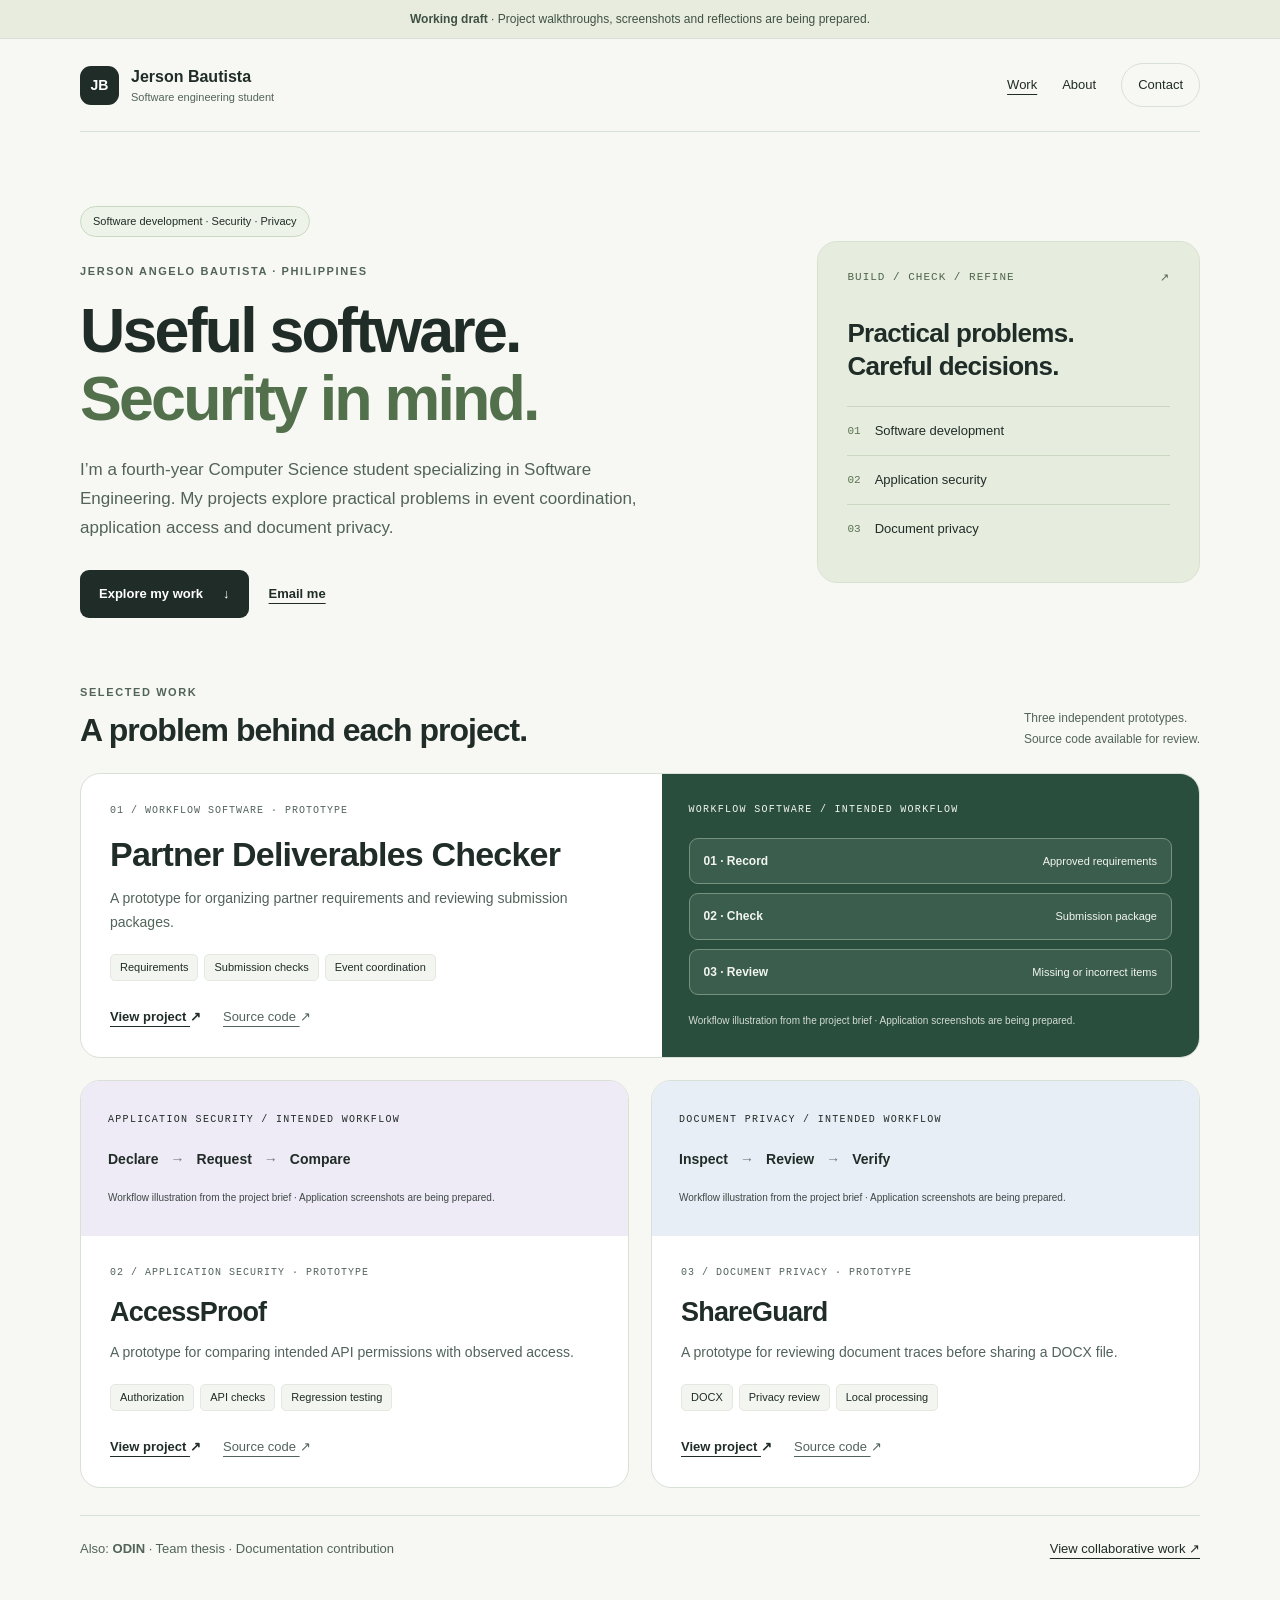
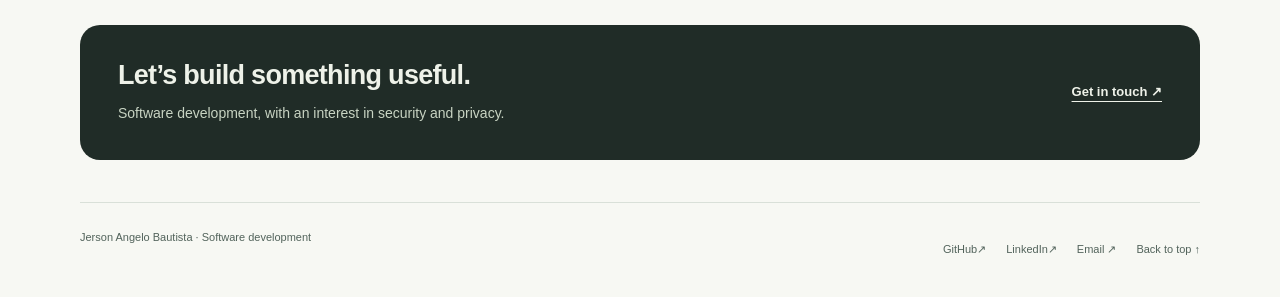
<file: index.html>
<!doctype html>
<html lang="en">
  <head>
    <meta charset="utf-8">
    <meta name="viewport" content="width=device-width,initial-scale=1">
    <meta
      name="description"
      content="Jerson Angelo Bautista is a Computer Science student exploring practical software, application security and document privacy. View projects, source code and contact details."
    >
    <meta name="robots" content="noindex,nofollow">
    <meta name="theme-color" content="#294e3d">
    <title>Jerson Bautista — Software Development Portfolio</title>
    <link rel="stylesheet" href="assets/styles.css?v=20261030-contact3">
  </head>
  <body>
    <a class="skip" href="#main">Skip to content</a>
    <div class="draft">
      <strong>Working draft</strong> · Project walkthroughs, screenshots and reflections are being prepared.
    </div>
    <div class="wrap">
      <header class="header">
        <a class="brand" href="index.html">
          <span class="monogram" aria-hidden="true">JB</span>
          <span>Jerson Bautista<small>Software engineering student</small></span>
        </a>
        <button
          class="menu-toggle"
          data-menu-toggle
          type="button"
          aria-controls="primary-nav"
          aria-expanded="false"
          aria-label="Open navigation menu"
        >
          Menu
        </button>
        <nav id="primary-nav" class="nav" aria-label="Main navigation">
          <a href="index.html" data-nav="home" aria-current="page">Work</a>
          <a href="about.html" data-nav="about">About</a>
          <a href="contact.html" data-nav="contact" class="nav-cta">Contact</a>
        </nav>
      </header>
      <main id="main" tabindex="-1" class="main-focus">
        <section class="hero" aria-labelledby="hero-title">
          <div>
            <div class="focus-badge">Software development · Security · Privacy</div>
            <p class="eyebrow">Jerson Angelo Bautista · Philippines</p>
            <h1 id="hero-title">Useful software.<br><em>Security in mind.</em></h1>
            <p class="intro">
              I’m a fourth-year Computer Science student specializing in Software Engineering. My
              projects explore practical problems in event coordination, application access and
              document privacy.
            </p>
            <div class="actions">
              <a class="button" href="index.html#work">Explore my work <span aria-hidden="true">↓</span></a>
              <a class="text-link" href="contact.html#email-options">Email me</a>
            </div>
          </div>
          <aside class="hero-aside" aria-label="Areas of interest">
            <div class="aside-label">
              <span>BUILD / CHECK / REFINE</span>
              <span aria-hidden="true">↗</span>
            </div>
            <h2>Practical problems.<br>Careful decisions.</h2>
            <div class="focus-row">
              <span>01</span>
              <span>Software development</span>
            </div>
            <div class="focus-row">
              <span>02</span>
              <span>Application security</span>
            </div>
            <div class="focus-row">
              <span>03</span>
              <span>Document privacy</span>
            </div>
          </aside>
        </section>
        <section class="section" id="work" aria-labelledby="work-title">
          <div class="section-top">
            <div>
              <p class="eyebrow">Selected work</p>
              <h2 id="work-title">A problem behind each project.</h2>
            </div>
            <p class="small">Three independent prototypes.<br>Source code available for review.</p>
          </div>
          <div class="project-grid">
            <article class="project featured">
              <div class="project-body">
                <span class="project-meta">01 / Workflow software · Prototype</span>
                <h3>Partner Deliverables Checker</h3>
                <p>
                  A prototype for organizing partner requirements and reviewing submission packages.
                </p>
                <div class="tags">
                  <span>Requirements</span>
                  <span>Submission checks</span>
                  <span>Event coordination</span>
                </div>
                <div class="card-actions">
                  <a
                    href="projects/partner-deliverables-checker.html"
                    aria-label="View Partner Deliverables Checker project"
                  >
                    View project <span aria-hidden="true">↗</span>
                  </a>
                  <a
                    href="https://github.com/jersonbautistadev/partner-deliverables-checker"
                    target="_blank"
                    rel="noopener noreferrer"
                    class=""
                  >
                    Source code <span aria-hidden="true">↗</span>
                  </a>
                </div>
              </div>
              <figure class="visual green">
                <div class="art-title">Workflow software / Intended workflow</div>
                <div class="workflow">
                  <div class="step">
                    <b>01 · Record</b>
                    <span>Approved requirements</span>
                  </div>
                  <div class="step">
                    <b>02 · Check</b>
                    <span>Submission package</span>
                  </div>
                  <div class="step">
                    <b>03 · Review</b>
                    <span>Missing or incorrect items</span>
                  </div>
                </div>
                <figcaption>
                  Workflow illustration from the project brief · Application screenshots are being prepared.
                </figcaption>
              </figure>
            </article>
            <article class="project ">
              <figure class="visual violet">
                <div class="art-title">Application security / Intended workflow</div>
                <div class="compact-flow">
                  <span>Declare</span>
                  <i aria-hidden="true">→</i>
                  <span>Request</span>
                  <i aria-hidden="true">→</i>
                  <span>Compare</span>
                </div>
                <figcaption>
                  Workflow illustration from the project brief · Application screenshots are being prepared.
                </figcaption>
              </figure>
              <div class="project-body">
                <span class="project-meta">02 / Application security · Prototype</span>
                <h3>AccessProof</h3>
                <p>A prototype for comparing intended API permissions with observed access.</p>
                <div class="tags">
                  <span>Authorization</span>
                  <span>API checks</span>
                  <span>Regression testing</span>
                </div>
                <div class="card-actions">
                  <a href="projects/accessproof.html" aria-label="View AccessProof project">View project <span aria-hidden="true">↗</span></a>
                  <a
                    href="https://github.com/jersonbautistadev/AccessProof"
                    target="_blank"
                    rel="noopener noreferrer"
                    class=""
                  >
                    Source code <span aria-hidden="true">↗</span>
                  </a>
                </div>
              </div>
            </article>
            <article class="project ">
              <figure class="visual blue">
                <div class="art-title">Document privacy / Intended workflow</div>
                <div class="compact-flow">
                  <span>Inspect</span>
                  <i aria-hidden="true">→</i>
                  <span>Review</span>
                  <i aria-hidden="true">→</i>
                  <span>Verify</span>
                </div>
                <figcaption>
                  Workflow illustration from the project brief · Application screenshots are being prepared.
                </figcaption>
              </figure>
              <div class="project-body">
                <span class="project-meta">03 / Document privacy · Prototype</span>
                <h3>ShareGuard</h3>
                <p>A prototype for reviewing document traces before sharing a DOCX file.</p>
                <div class="tags">
                  <span>DOCX</span>
                  <span>Privacy review</span>
                  <span>Local processing</span>
                </div>
                <div class="card-actions">
                  <a href="projects/shareguard.html" aria-label="View ShareGuard project">View project <span aria-hidden="true">↗</span></a>
                  <a
                    href="https://github.com/jersonbautistadev/ShareGuard"
                    target="_blank"
                    rel="noopener noreferrer"
                    class=""
                  >
                    Source code <span aria-hidden="true">↗</span>
                  </a>
                </div>
              </div>
            </article>
          </div>
          <div class="thesis-link">
            <p>Also: <strong>ODIN</strong> · Team thesis · Documentation contribution</p>
            <a href="projects/odin.html">View collaborative work <span aria-hidden="true">↗</span></a>
          </div>
        </section>
        <section class="contact-strip" aria-label="Get in touch">
          <div>
            <h2>Let’s build something useful.</h2>
            <p>Software development, with an interest in security and privacy.</p>
          </div>
          <a href="contact.html">Get in touch <span aria-hidden="true">↗</span></a>
        </section>
      </main>
      <footer class="footer">
        <span>Jerson Angelo Bautista · Software development</span>
        <div class="footer-links">
          <a
            href="https://github.com/jersonbautistadev"
            target="_blank"
            rel="noopener noreferrer"
            class=""
          >
            GitHub <span aria-hidden="true">↗</span>
          </a>
          <a
            href="https://www.linkedin.com/in/jerson-bautista-239992368/"
            target="_blank"
            rel="noopener noreferrer"
            class=""
          >
            LinkedIn <span aria-hidden="true">↗</span>
          </a>
          <a href="contact.html#email-options">Email ↗</a>
          <a href="#main">Back to top ↑</a>
        </div>
      </footer>
    </div>
    <script src="assets/site.js?v=20261030-contact3" defer></script>
  </body>
</html>
</file>
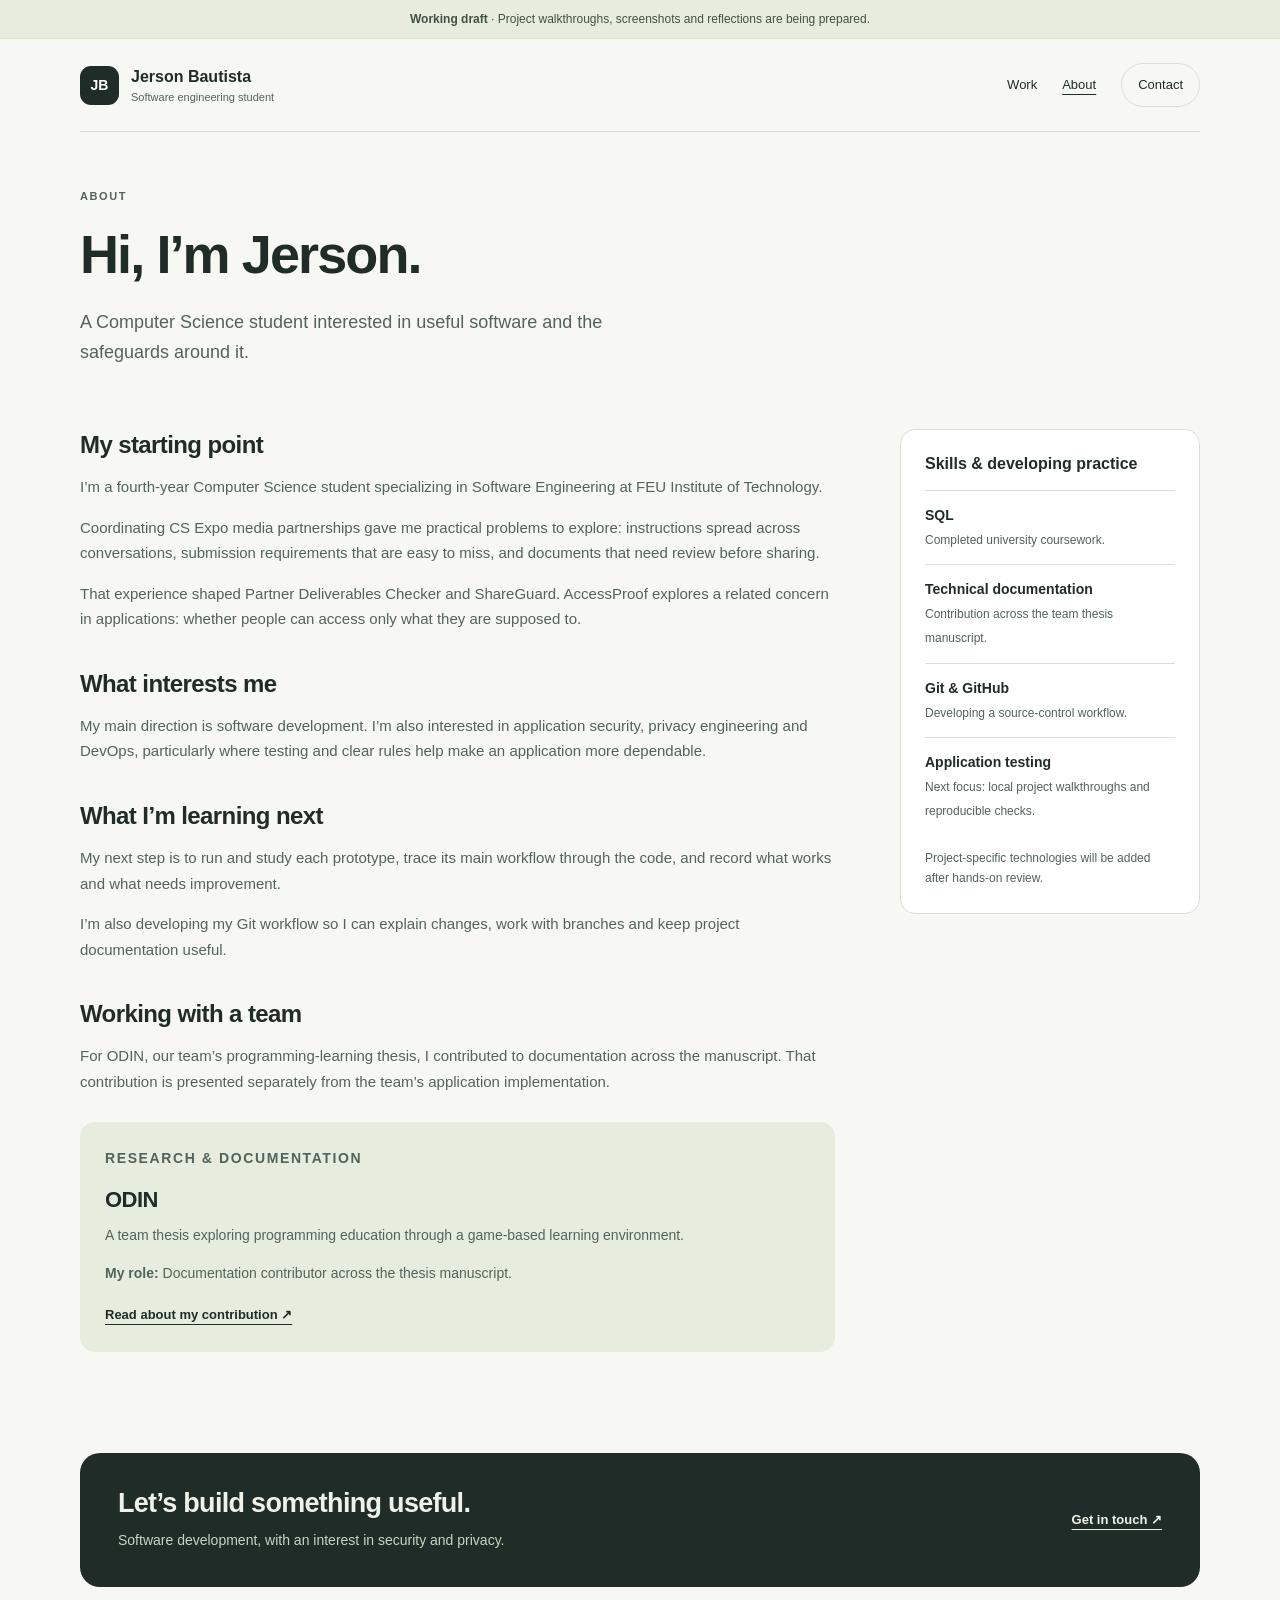
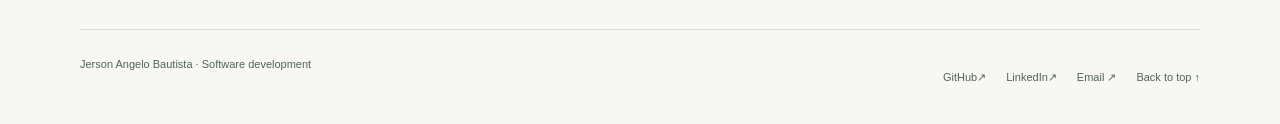
<file: about.html>
<!doctype html>
<html lang="en">
  <head>
    <meta charset="utf-8">
    <meta name="viewport" content="width=device-width,initial-scale=1">
    <meta
      name="description"
      content="Meet Jerson Bautista: Software Engineering student, project interests, current learning and technical documentation work."
    >
    <meta name="robots" content="noindex,nofollow">
    <meta name="theme-color" content="#294e3d">
    <title>About — Jerson Bautista</title>
    <link rel="stylesheet" href="assets/styles.css?v=20261030-contact3">
  </head>
  <body>
    <a class="skip" href="#main">Skip to content</a>
    <div class="draft">
      <strong>Working draft</strong> · Project walkthroughs, screenshots and reflections are being prepared.
    </div>
    <div class="wrap">
      <header class="header">
        <a class="brand" href="index.html">
          <span class="monogram" aria-hidden="true">JB</span>
          <span>Jerson Bautista<small>Software engineering student</small></span>
        </a>
        <button
          class="menu-toggle"
          data-menu-toggle
          type="button"
          aria-controls="primary-nav"
          aria-expanded="false"
          aria-label="Open navigation menu"
        >
          Menu
        </button>
        <nav id="primary-nav" class="nav" aria-label="Main navigation">
          <a href="index.html" data-nav="home">Work</a>
          <a href="about.html" data-nav="about" aria-current="page">About</a>
          <a href="contact.html" data-nav="contact" class="nav-cta">Contact</a>
        </nav>
      </header>
      <main id="main" tabindex="-1" class="main-focus">
        <header class="page-heading">
          <p class="eyebrow">About</p>
          <h1>Hi, I’m Jerson.</h1>
          <p class="intro">
            A Computer Science student interested in useful software and the safeguards around it.
          </p>
        </header>
        <div class="about-grid section">
          <div>
            <section class="prose-section">
              <h2>My starting point</h2>
              <p>
                I’m a fourth-year Computer Science student specializing in Software Engineering at FEU
                Institute of Technology.
              </p>
              <p>
                Coordinating CS Expo media partnerships gave me practical problems to explore:
                instructions spread across conversations, submission requirements that are easy to
                miss, and documents that need review before sharing.
              </p>
              <p>
                That experience shaped Partner Deliverables Checker and ShareGuard. AccessProof
                explores a related concern in applications: whether people can access only what they
                are supposed to.
              </p>
            </section>
            <section class="prose-section">
              <h2>What interests me</h2>
              <p>
                My main direction is software development. I’m also interested in application
                security, privacy engineering and DevOps, particularly where testing and clear rules
                help make an application more dependable.
              </p>
            </section>
            <section class="prose-section">
              <h2>What I’m learning next</h2>
              <p>
                My next step is to run and study each prototype, trace its main workflow through the
                code, and record what works and what needs improvement.
              </p>
              <p>
                I’m also developing my Git workflow so I can explain changes, work with branches and
                keep project documentation useful.
              </p>
            </section>
            <section class="prose-section">
              <h2>Working with a team</h2>
              <p>
                For ODIN, our team’s programming-learning thesis, I contributed to documentation
                across the manuscript. That contribution is presented separately from the team’s
                application implementation.
              </p>
              <div class="research-card">
                <p class="eyebrow">Research &amp; documentation</p>
                <h3>ODIN</h3>
                <p>
                  A team thesis exploring programming education through a game-based learning environment.
                </p>
                <p><strong>My role:</strong> Documentation contributor across the thesis manuscript.</p>
                <a href="projects/odin.html">Read about my contribution ↗</a>
              </div>
            </section>
          </div>
          <aside class="panel">
            <h2>Skills &amp; developing practice</h2>
            <ul class="skill-list">
              <li>
                <strong>SQL</strong>
                <span>Completed university coursework.</span>
              </li>
              <li>
                <strong>Technical documentation</strong>
                <span>Contribution across the team thesis manuscript.</span>
              </li>
              <li>
                <strong>Git &amp; GitHub</strong>
                <span>Developing a source-control workflow.</span>
              </li>
              <li>
                <strong>Application testing</strong>
                <span>Next focus: local project walkthroughs and reproducible checks.</span>
              </li>
            </ul>
            <p>Project-specific technologies will be added after hands-on review.</p>
          </aside>
        </div>
        <section class="contact-strip" aria-label="Get in touch">
          <div>
            <h2>Let’s build something useful.</h2>
            <p>Software development, with an interest in security and privacy.</p>
          </div>
          <a href="contact.html">Get in touch <span aria-hidden="true">↗</span></a>
        </section>
      </main>
      <footer class="footer">
        <span>Jerson Angelo Bautista · Software development</span>
        <div class="footer-links">
          <a
            href="https://github.com/jersonbautistadev"
            target="_blank"
            rel="noopener noreferrer"
            class=""
          >
            GitHub <span aria-hidden="true">↗</span>
          </a>
          <a
            href="https://www.linkedin.com/in/jerson-bautista-239992368/"
            target="_blank"
            rel="noopener noreferrer"
            class=""
          >
            LinkedIn <span aria-hidden="true">↗</span>
          </a>
          <a href="contact.html#email-options">Email ↗</a>
          <a href="#main">Back to top ↑</a>
        </div>
      </footer>
    </div>
    <script src="assets/site.js?v=20261030-contact3" defer></script>
  </body>
</html>
</file>
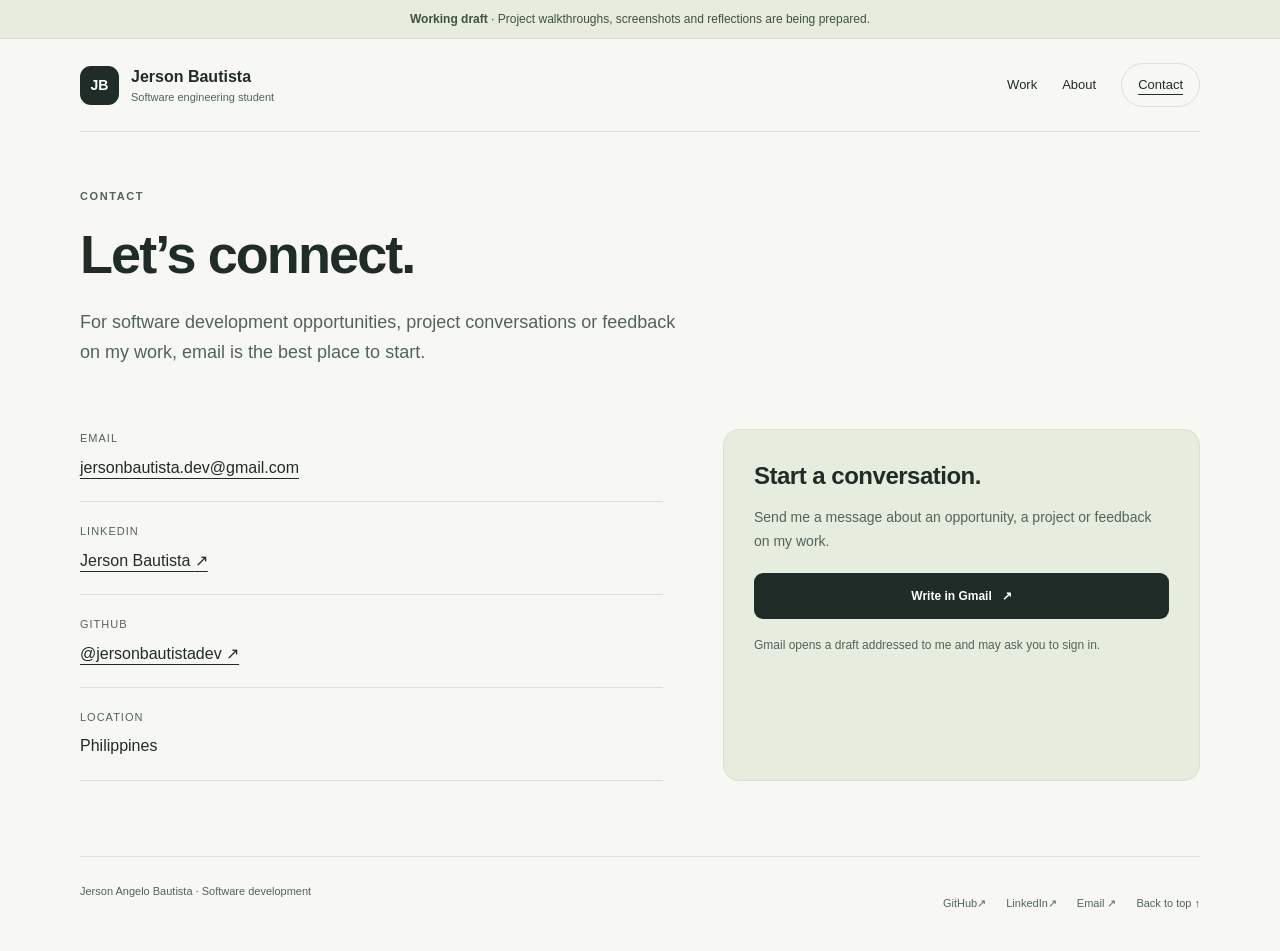
<file: contact.html>
<!doctype html>
<html lang="en">
  <head>
    <meta charset="utf-8">
    <meta name="viewport" content="width=device-width,initial-scale=1">
    <meta
      name="description"
      content="Contact Jerson Bautista by professional email, LinkedIn or GitHub. Based in the Philippines."
    >
    <meta name="robots" content="noindex,nofollow">
    <meta name="theme-color" content="#294e3d">
    <title>Contact — Jerson Bautista</title>
    <link rel="stylesheet" href="assets/styles.css?v=20261030-contact3">
  </head>
  <body>
    <a class="skip" href="#main">Skip to content</a>
    <div class="draft">
      <strong>Working draft</strong> · Project walkthroughs, screenshots and reflections are being prepared.
    </div>
    <div class="wrap">
      <header class="header">
        <a class="brand" href="index.html">
          <span class="monogram" aria-hidden="true">JB</span>
          <span>Jerson Bautista<small>Software engineering student</small></span>
        </a>
        <button
          class="menu-toggle"
          data-menu-toggle
          type="button"
          aria-controls="primary-nav"
          aria-expanded="false"
          aria-label="Open navigation menu"
        >
          Menu
        </button>
        <nav id="primary-nav" class="nav" aria-label="Main navigation">
          <a href="index.html" data-nav="home">Work</a>
          <a href="about.html" data-nav="about">About</a>
          <a href="contact.html" data-nav="contact" aria-current="page" class="nav-cta">Contact</a>
        </nav>
      </header>
      <main id="main" tabindex="-1" class="main-focus">
        <header class="page-heading">
          <p class="eyebrow">Contact</p>
          <h1>Let’s connect.</h1>
          <p class="intro">
            For software development opportunities, project conversations or feedback on my work,
            email is the best place to start.
          </p>
        </header>
        <section class="contact-grid" aria-label="Contact details">
          <dl class="contact-list">
            <div>
              <dt>Email</dt>
              <dd>
                <a
                  class="email-address"
                  id="contact-email"
                  href="https://mail.google.com/mail/?view=cm&amp;fs=1&amp;to=jersonbautista.dev@gmail.com"
                  target="_blank"
                  rel="noopener noreferrer"
                  aria-label="Write to Jerson Bautista in Gmail"
                >jersonbautista.dev@gmail.com</a>
              </dd>
            </div>
            <div>
              <dt>LinkedIn</dt>
              <dd>
                <a
                  href="https://www.linkedin.com/in/jerson-bautista-239992368/"
                  target="_blank"
                  rel="noopener noreferrer"
                  class=""
                >
                  Jerson Bautista <span aria-hidden="true">↗</span>
                </a>
              </dd>
            </div>
            <div>
              <dt>GitHub</dt>
              <dd>
                <a
                  href="https://github.com/jersonbautistadev"
                  target="_blank"
                  rel="noopener noreferrer"
                  class=""
                >
                  @jersonbautistadev <span aria-hidden="true">↗</span>
                </a>
              </dd>
            </div>
            <div>
              <dt>Location</dt>
              <dd>Philippines</dd>
            </div>
          </dl>
          <aside class="contact-aside" id="email-options" tabindex="-1">
            <h2>Start a conversation.</h2>
            <p>Send me a message about an opportunity, a project or feedback on my work.</p>
            <div class="contact-actions">
              <a
                href="https://mail.google.com/mail/?view=cm&amp;fs=1&amp;to=jersonbautista.dev@gmail.com"
                target="_blank"
                rel="noopener noreferrer"
                class="button"
              >
                Write in Gmail <span aria-hidden="true">↗</span>
              </a>
            </div>
            <p class="contact-help">Gmail opens a draft addressed to me and may ask you to sign in.</p>
          </aside>
        </section>
      </main>
      <footer class="footer">
        <span>Jerson Angelo Bautista · Software development</span>
        <div class="footer-links">
          <a
            href="https://github.com/jersonbautistadev"
            target="_blank"
            rel="noopener noreferrer"
            class=""
          >
            GitHub <span aria-hidden="true">↗</span>
          </a>
          <a
            href="https://www.linkedin.com/in/jerson-bautista-239992368/"
            target="_blank"
            rel="noopener noreferrer"
            class=""
          >
            LinkedIn <span aria-hidden="true">↗</span>
          </a>
          <a href="contact.html#email-options">Email ↗</a>
          <a href="#main">Back to top ↑</a>
        </div>
      </footer>
    </div>
    <script src="assets/site.js?v=20261030-contact3" defer></script>
  </body>
</html>
</file>
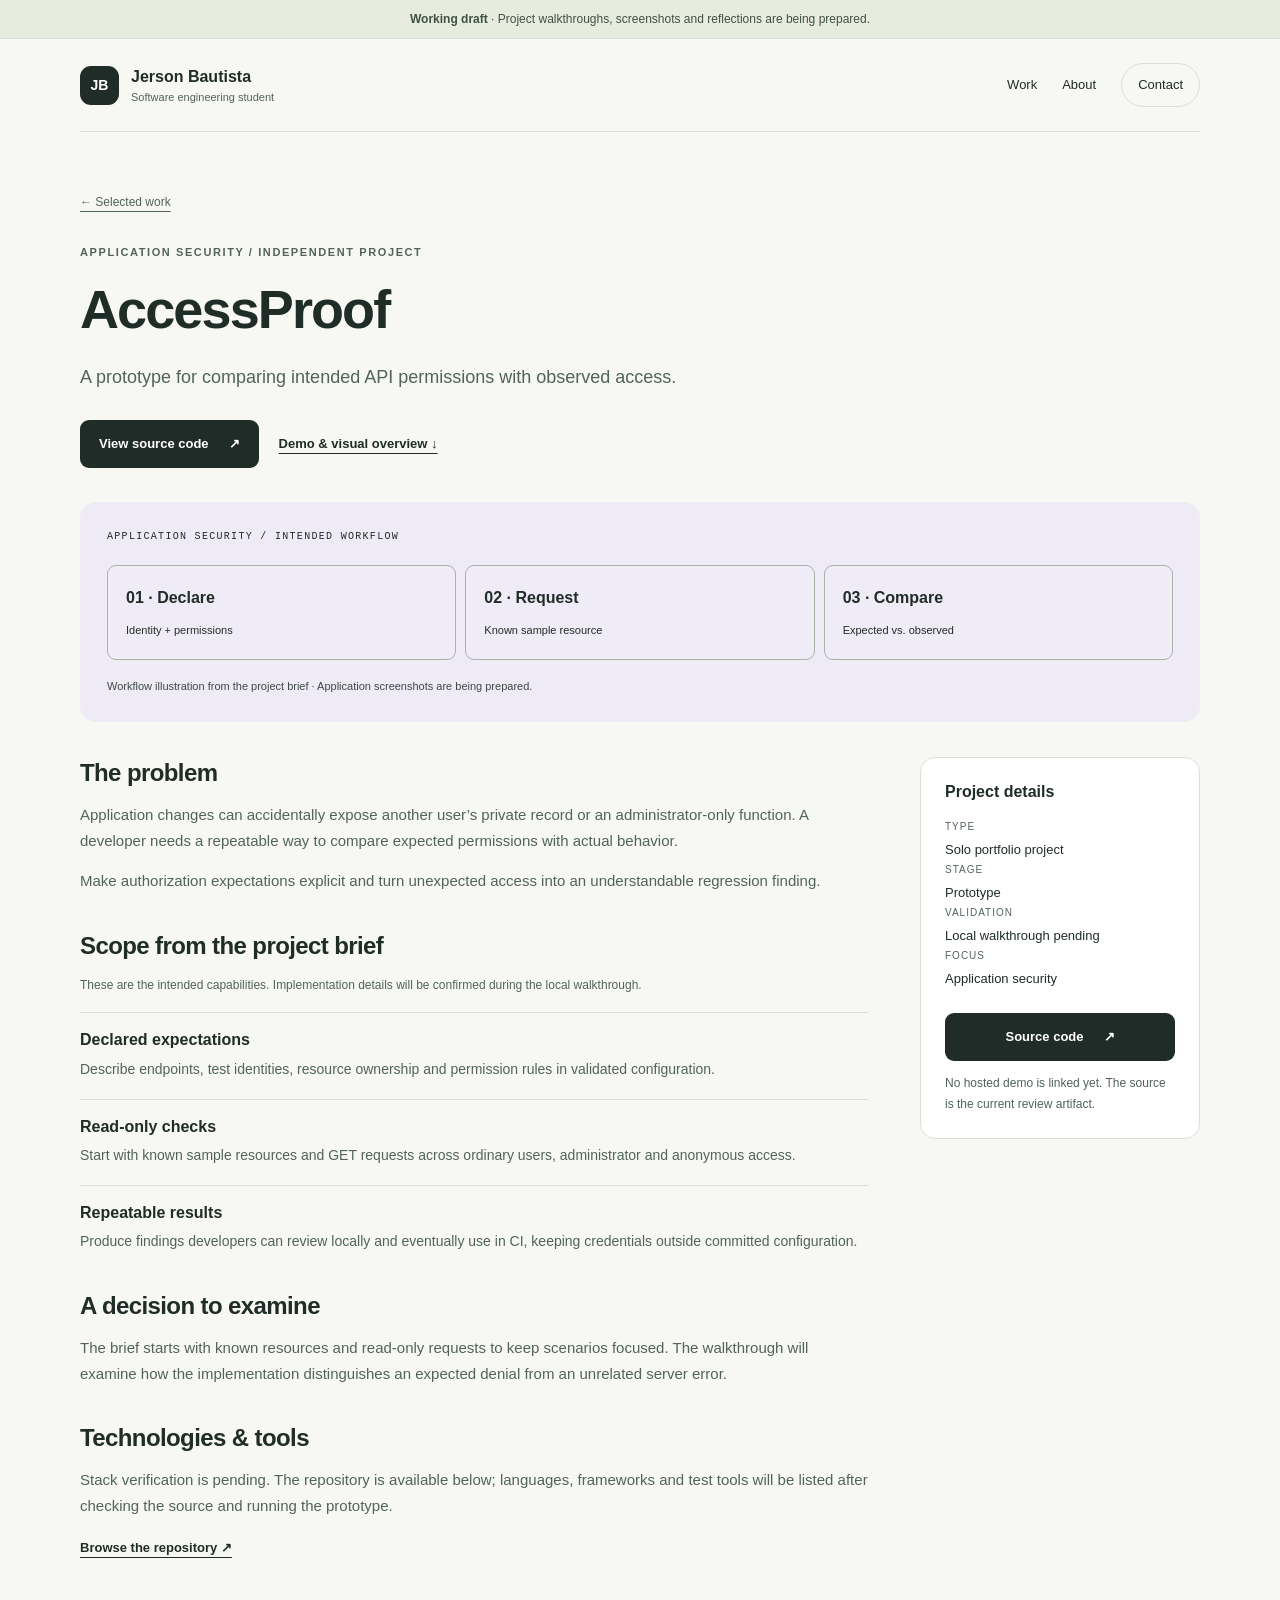
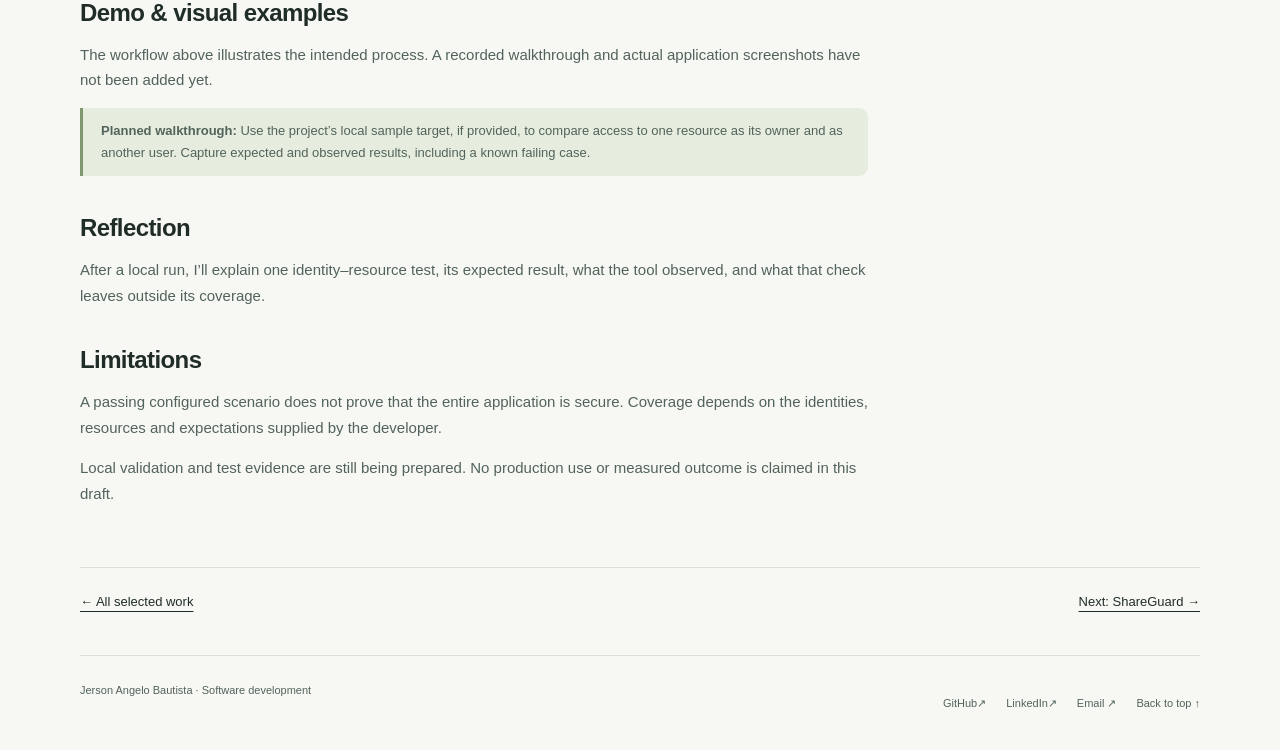
<file: projects/accessproof.html>
<!doctype html>
<html lang="en">
  <head>
    <meta charset="utf-8">
    <meta name="viewport" content="width=device-width,initial-scale=1">
    <meta
      name="description"
      content="A prototype for comparing intended API permissions with observed access. Review the project scope, limitations and source code."
    >
    <meta name="robots" content="noindex,nofollow">
    <meta name="theme-color" content="#294e3d">
    <title>AccessProof — Jerson Bautista</title>
    <link rel="stylesheet" href="../assets/styles.css?v=20261030-contact3">
  </head>
  <body>
    <a class="skip" href="#main">Skip to content</a>
    <div class="draft">
      <strong>Working draft</strong> · Project walkthroughs, screenshots and reflections are being prepared.
    </div>
    <div class="wrap">
      <header class="header">
        <a class="brand" href="../index.html">
          <span class="monogram" aria-hidden="true">JB</span>
          <span>Jerson Bautista<small>Software engineering student</small></span>
        </a>
        <button
          class="menu-toggle"
          data-menu-toggle
          type="button"
          aria-controls="primary-nav"
          aria-expanded="false"
          aria-label="Open navigation menu"
        >
          Menu
        </button>
        <nav id="primary-nav" class="nav" aria-label="Main navigation">
          <a href="../index.html" data-nav="home">Work</a>
          <a href="../about.html" data-nav="about">About</a>
          <a href="../contact.html" data-nav="contact" class="nav-cta">Contact</a>
        </nav>
      </header>
      <main id="main" tabindex="-1" class="main-focus">
        <header class="page-heading">
          <a class="back" href="../index.html#work">← Selected work</a>
          <p class="eyebrow">Application security / Independent project</p>
          <h1>AccessProof</h1>
          <p class="intro">A prototype for comparing intended API permissions with observed access.</p>
          <div class="actions">
            <a
              href="https://github.com/jersonbautistadev/AccessProof"
              target="_blank"
              rel="noopener noreferrer"
              class="button"
            >
              View source code <span aria-hidden="true">↗</span>
            </a>
            <a class="text-link" href="#project-demo">Demo &amp; visual overview ↓</a>
          </div>
        </header>
        <div class="wide-visual">
          <figure class="visual violet">
            <div class="art-title">Application security / Intended workflow</div>
            <div class="workflow">
              <div class="step">
                <b>01 · Declare</b>
                <span>Identity + permissions</span>
              </div>
              <div class="step">
                <b>02 · Request</b>
                <span>Known sample resource</span>
              </div>
              <div class="step">
                <b>03 · Compare</b>
                <span>Expected vs. observed</span>
              </div>
            </div>
            <figcaption>
              Workflow illustration from the project brief · Application screenshots are being prepared.
            </figcaption>
          </figure>
        </div>
        <div class="project-layout">
          <div>
            <section class="prose-section">
              <h2>The problem</h2>
              <p>
                Application changes can accidentally expose another user’s private record or an
                administrator-only function. A developer needs a repeatable way to compare expected
                permissions with actual behavior.
              </p>
              <p>
                Make authorization expectations explicit and turn unexpected access into an
                understandable regression finding.
              </p>
            </section>
            <section class="prose-section">
              <h2>Scope from the project brief</h2>
              <p class="caption">
                These are the intended capabilities. Implementation details will be confirmed during
                the local walkthrough.
              </p>
              <div class="feature">
                <h3>Declared expectations</h3>
                <p>
                  Describe endpoints, test identities, resource ownership and permission rules in
                  validated configuration.
                </p>
              </div>
              <div class="feature">
                <h3>Read-only checks</h3>
                <p>
                  Start with known sample resources and GET requests across ordinary users,
                  administrator and anonymous access.
                </p>
              </div>
              <div class="feature">
                <h3>Repeatable results</h3>
                <p>
                  Produce findings developers can review locally and eventually use in CI, keeping
                  credentials outside committed configuration.
                </p>
              </div>
            </section>
            <section class="prose-section">
              <h2>A decision to examine</h2>
              <p>
                The brief starts with known resources and read-only requests to keep scenarios
                focused. The walkthrough will examine how the implementation distinguishes an expected
                denial from an unrelated server error.
              </p>
            </section>
            <section class="prose-section">
              <h2>Technologies &amp; tools</h2>
              <p>
                Stack verification is pending. The repository is available below; languages,
                frameworks and test tools will be listed after checking the source and running the
                prototype.
              </p>
              <a
                href="https://github.com/jersonbautistadev/AccessProof"
                target="_blank"
                rel="noopener noreferrer"
                class="text-link"
              >
                Browse the repository <span aria-hidden="true">↗</span>
              </a>
            </section>
            <section class="prose-section" id="project-demo">
              <h2>Demo &amp; visual examples</h2>
              <p>
                The workflow above illustrates the intended process. A recorded walkthrough and actual
                application screenshots have not been added yet.
              </p>
              <div class="note">
                <p>
                  <strong>Planned walkthrough:</strong> Use the project’s local sample target, if provided, to compare access to one
                  resource as its owner and as another user. Capture expected and observed results,
                  including a known failing case.
                </p>
              </div>
            </section>
            <section class="prose-section">
              <h2>Reflection</h2>
              <p>
                After a local run, I’ll explain one identity–resource test, its expected result, what
                the tool observed, and what that check leaves outside its coverage.
              </p>
            </section>
            <section class="prose-section">
              <h2>Limitations</h2>
              <p>
                A passing configured scenario does not prove that the entire application is secure.
                Coverage depends on the identities, resources and expectations supplied by the
                developer.
              </p>
              <p>
                Local validation and test evidence are still being prepared. No production use or
                measured outcome is claimed in this draft.
              </p>
            </section>
          </div>
          <aside class="project-sidebar panel" aria-label="Project details">
            <h2>Project details</h2>
            <dl>
              <div>
                <dt>Type</dt>
                <dd>Solo portfolio project</dd>
              </div>
              <div>
                <dt>Stage</dt>
                <dd>Prototype</dd>
              </div>
              <div>
                <dt>Validation</dt>
                <dd>Local walkthrough pending</dd>
              </div>
              <div>
                <dt>Focus</dt>
                <dd>Application security</dd>
              </div>
            </dl>
            <a
              href="https://github.com/jersonbautistadev/AccessProof"
              target="_blank"
              rel="noopener noreferrer"
              class="button"
            >
              Source code <span aria-hidden="true">↗</span>
            </a>
            <p>No hosted demo is linked yet. The source is the current review artifact.</p>
          </aside>
        </div>
        <div class="project-end">
          <a href="../index.html#work">← All selected work</a>
          <a href="../projects/shareguard.html">Next: ShareGuard →</a>
        </div>
      </main>
      <footer class="footer">
        <span>Jerson Angelo Bautista · Software development</span>
        <div class="footer-links">
          <a
            href="https://github.com/jersonbautistadev"
            target="_blank"
            rel="noopener noreferrer"
            class=""
          >
            GitHub <span aria-hidden="true">↗</span>
          </a>
          <a
            href="https://www.linkedin.com/in/jerson-bautista-239992368/"
            target="_blank"
            rel="noopener noreferrer"
            class=""
          >
            LinkedIn <span aria-hidden="true">↗</span>
          </a>
          <a href="../contact.html#email-options">Email ↗</a>
          <a href="#main">Back to top ↑</a>
        </div>
      </footer>
    </div>
    <script src="../assets/site.js?v=20261030-contact3" defer></script>
  </body>
</html>
</file>
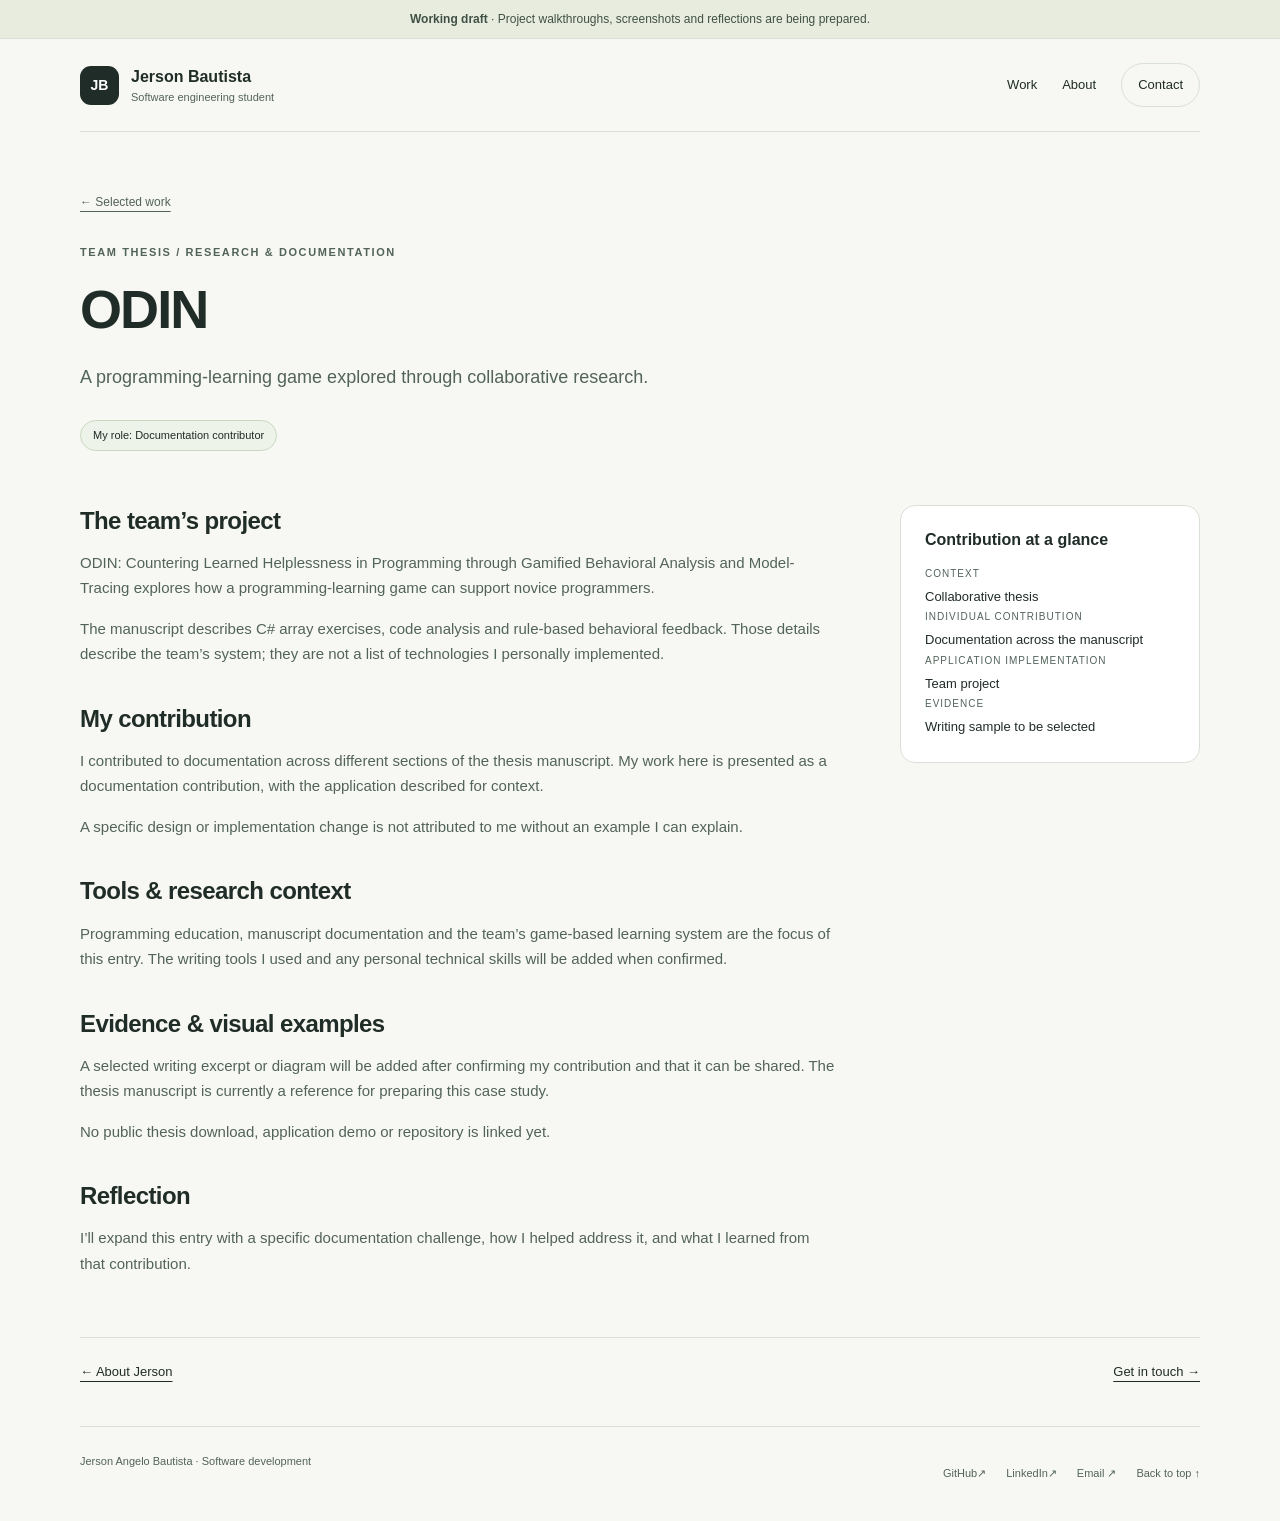
<file: projects/odin.html>
<!doctype html>
<html lang="en">
  <head>
    <meta charset="utf-8">
    <meta name="viewport" content="width=device-width,initial-scale=1">
    <meta
      name="description"
      content="ODIN team thesis: Jerson Bautista’s documentation contribution across the research manuscript."
    >
    <meta name="robots" content="noindex,nofollow">
    <meta name="theme-color" content="#294e3d">
    <title>ODIN — Documentation Contribution | Jerson Bautista</title>
    <link rel="stylesheet" href="../assets/styles.css?v=20261030-contact3">
  </head>
  <body>
    <a class="skip" href="#main">Skip to content</a>
    <div class="draft">
      <strong>Working draft</strong> · Project walkthroughs, screenshots and reflections are being prepared.
    </div>
    <div class="wrap">
      <header class="header">
        <a class="brand" href="../index.html">
          <span class="monogram" aria-hidden="true">JB</span>
          <span>Jerson Bautista<small>Software engineering student</small></span>
        </a>
        <button
          class="menu-toggle"
          data-menu-toggle
          type="button"
          aria-controls="primary-nav"
          aria-expanded="false"
          aria-label="Open navigation menu"
        >
          Menu
        </button>
        <nav id="primary-nav" class="nav" aria-label="Main navigation">
          <a href="../index.html" data-nav="home">Work</a>
          <a href="../about.html" data-nav="about">About</a>
          <a href="../contact.html" data-nav="contact" class="nav-cta">Contact</a>
        </nav>
      </header>
      <main id="main" tabindex="-1" class="main-focus">
        <header class="page-heading">
          <a class="back" href="../index.html#work">← Selected work</a>
          <p class="eyebrow">Team thesis / Research &amp; documentation</p>
          <h1>ODIN</h1>
          <p class="intro">A programming-learning game explored through collaborative research.</p>
          <span class="badge">My role: Documentation contributor</span>
        </header>
        <div class="about-grid">
          <div>
            <section class="prose-section">
              <h2>The team’s project</h2>
              <p>
                ODIN: Countering Learned Helplessness in Programming through Gamified Behavioral
                Analysis and Model-Tracing explores how a programming-learning game can support novice
                programmers.
              </p>
              <p>
                The manuscript describes C# array exercises, code analysis and rule-based behavioral
                feedback. Those details describe the team’s system; they are not a list of
                technologies I personally implemented.
              </p>
            </section>
            <section class="prose-section">
              <h2>My contribution</h2>
              <p>
                I contributed to documentation across different sections of the thesis manuscript. My
                work here is presented as a documentation contribution, with the application described
                for context.
              </p>
              <p>
                A specific design or implementation change is not attributed to me without an example
                I can explain.
              </p>
            </section>
            <section class="prose-section">
              <h2>Tools &amp; research context</h2>
              <p>
                Programming education, manuscript documentation and the team’s game-based learning
                system are the focus of this entry. The writing tools I used and any personal
                technical skills will be added when confirmed.
              </p>
            </section>
            <section class="prose-section">
              <h2>Evidence &amp; visual examples</h2>
              <p>
                A selected writing excerpt or diagram will be added after confirming my contribution
                and that it can be shared. The thesis manuscript is currently a reference for
                preparing this case study.
              </p>
              <p>No public thesis download, application demo or repository is linked yet.</p>
            </section>
            <section class="prose-section">
              <h2>Reflection</h2>
              <p>
                I’ll expand this entry with a specific documentation challenge, how I helped address
                it, and what I learned from that contribution.
              </p>
            </section>
          </div>
          <aside class="panel">
            <h2>Contribution at a glance</h2>
            <dl>
              <div>
                <dt>Context</dt>
                <dd>Collaborative thesis</dd>
              </div>
              <div>
                <dt>Individual contribution</dt>
                <dd>Documentation across the manuscript</dd>
              </div>
              <div>
                <dt>Application implementation</dt>
                <dd>Team project</dd>
              </div>
              <div>
                <dt>Evidence</dt>
                <dd>Writing sample to be selected</dd>
              </div>
            </dl>
          </aside>
        </div>
        <div class="project-end">
          <a href="../about.html">← About Jerson</a>
          <a href="../contact.html">Get in touch →</a>
        </div>
      </main>
      <footer class="footer">
        <span>Jerson Angelo Bautista · Software development</span>
        <div class="footer-links">
          <a
            href="https://github.com/jersonbautistadev"
            target="_blank"
            rel="noopener noreferrer"
            class=""
          >
            GitHub <span aria-hidden="true">↗</span>
          </a>
          <a
            href="https://www.linkedin.com/in/jerson-bautista-239992368/"
            target="_blank"
            rel="noopener noreferrer"
            class=""
          >
            LinkedIn <span aria-hidden="true">↗</span>
          </a>
          <a href="../contact.html#email-options">Email ↗</a>
          <a href="#main">Back to top ↑</a>
        </div>
      </footer>
    </div>
    <script src="../assets/site.js?v=20261030-contact3" defer></script>
  </body>
</html>
</file>
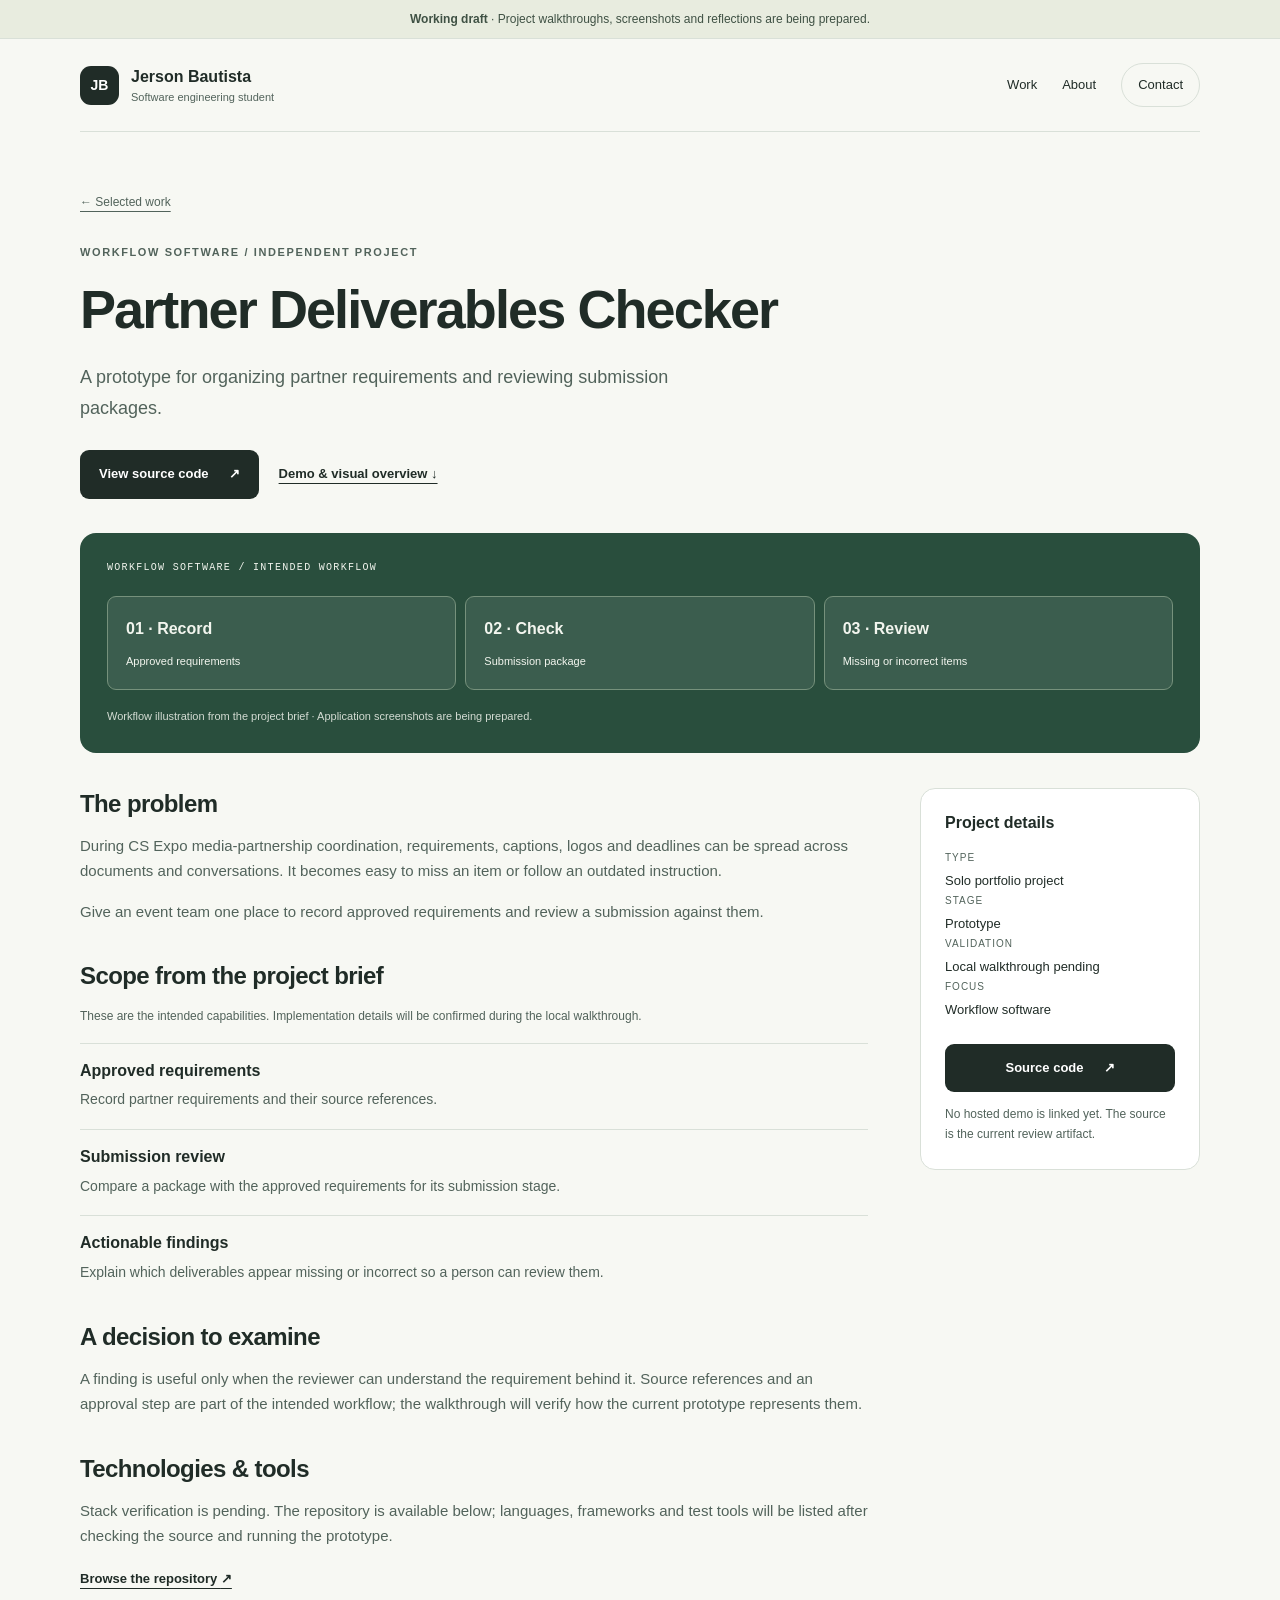
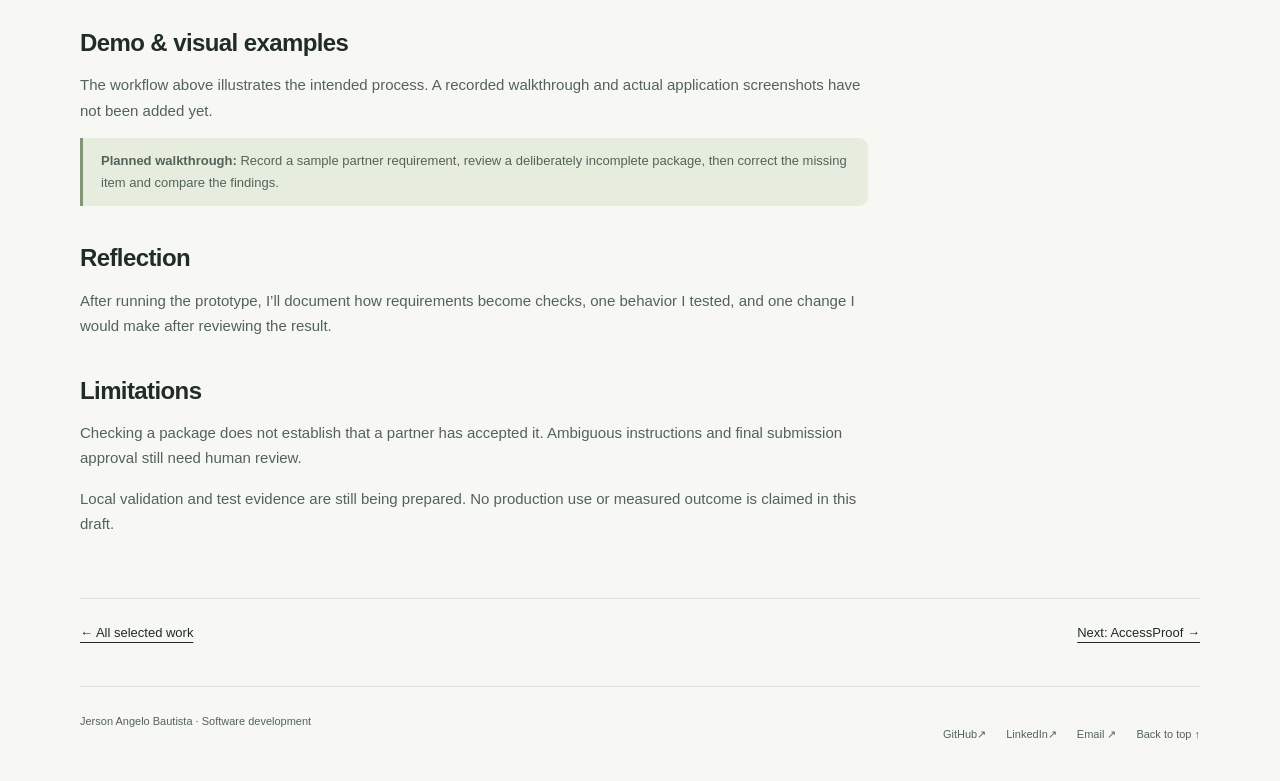
<file: projects/partner-deliverables-checker.html>
<!doctype html>
<html lang="en">
  <head>
    <meta charset="utf-8">
    <meta name="viewport" content="width=device-width,initial-scale=1">
    <meta
      name="description"
      content="A prototype for organizing partner requirements and reviewing submission packages. Review the project scope, limitations and source code."
    >
    <meta name="robots" content="noindex,nofollow">
    <meta name="theme-color" content="#294e3d">
    <title>Partner Deliverables Checker — Jerson Bautista</title>
    <link rel="stylesheet" href="../assets/styles.css?v=20261030-contact3">
  </head>
  <body>
    <a class="skip" href="#main">Skip to content</a>
    <div class="draft">
      <strong>Working draft</strong> · Project walkthroughs, screenshots and reflections are being prepared.
    </div>
    <div class="wrap">
      <header class="header">
        <a class="brand" href="../index.html">
          <span class="monogram" aria-hidden="true">JB</span>
          <span>Jerson Bautista<small>Software engineering student</small></span>
        </a>
        <button
          class="menu-toggle"
          data-menu-toggle
          type="button"
          aria-controls="primary-nav"
          aria-expanded="false"
          aria-label="Open navigation menu"
        >
          Menu
        </button>
        <nav id="primary-nav" class="nav" aria-label="Main navigation">
          <a href="../index.html" data-nav="home">Work</a>
          <a href="../about.html" data-nav="about">About</a>
          <a href="../contact.html" data-nav="contact" class="nav-cta">Contact</a>
        </nav>
      </header>
      <main id="main" tabindex="-1" class="main-focus">
        <header class="page-heading">
          <a class="back" href="../index.html#work">← Selected work</a>
          <p class="eyebrow">Workflow software / Independent project</p>
          <h1>Partner Deliverables Checker</h1>
          <p class="intro">
            A prototype for organizing partner requirements and reviewing submission packages.
          </p>
          <div class="actions">
            <a
              href="https://github.com/jersonbautistadev/partner-deliverables-checker"
              target="_blank"
              rel="noopener noreferrer"
              class="button"
            >
              View source code <span aria-hidden="true">↗</span>
            </a>
            <a class="text-link" href="#project-demo">Demo &amp; visual overview ↓</a>
          </div>
        </header>
        <div class="wide-visual">
          <figure class="visual green">
            <div class="art-title">Workflow software / Intended workflow</div>
            <div class="workflow">
              <div class="step">
                <b>01 · Record</b>
                <span>Approved requirements</span>
              </div>
              <div class="step">
                <b>02 · Check</b>
                <span>Submission package</span>
              </div>
              <div class="step">
                <b>03 · Review</b>
                <span>Missing or incorrect items</span>
              </div>
            </div>
            <figcaption>
              Workflow illustration from the project brief · Application screenshots are being prepared.
            </figcaption>
          </figure>
        </div>
        <div class="project-layout">
          <div>
            <section class="prose-section">
              <h2>The problem</h2>
              <p>
                During CS Expo media-partnership coordination, requirements, captions, logos and
                deadlines can be spread across documents and conversations. It becomes easy to miss an
                item or follow an outdated instruction.
              </p>
              <p>
                Give an event team one place to record approved requirements and review a submission against them.
              </p>
            </section>
            <section class="prose-section">
              <h2>Scope from the project brief</h2>
              <p class="caption">
                These are the intended capabilities. Implementation details will be confirmed during
                the local walkthrough.
              </p>
              <div class="feature">
                <h3>Approved requirements</h3>
                <p>Record partner requirements and their source references.</p>
              </div>
              <div class="feature">
                <h3>Submission review</h3>
                <p>Compare a package with the approved requirements for its submission stage.</p>
              </div>
              <div class="feature">
                <h3>Actionable findings</h3>
                <p>
                  Explain which deliverables appear missing or incorrect so a person can review them.
                </p>
              </div>
            </section>
            <section class="prose-section">
              <h2>A decision to examine</h2>
              <p>
                A finding is useful only when the reviewer can understand the requirement behind it.
                Source references and an approval step are part of the intended workflow; the
                walkthrough will verify how the current prototype represents them.
              </p>
            </section>
            <section class="prose-section">
              <h2>Technologies &amp; tools</h2>
              <p>
                Stack verification is pending. The repository is available below; languages,
                frameworks and test tools will be listed after checking the source and running the
                prototype.
              </p>
              <a
                href="https://github.com/jersonbautistadev/partner-deliverables-checker"
                target="_blank"
                rel="noopener noreferrer"
                class="text-link"
              >
                Browse the repository <span aria-hidden="true">↗</span>
              </a>
            </section>
            <section class="prose-section" id="project-demo">
              <h2>Demo &amp; visual examples</h2>
              <p>
                The workflow above illustrates the intended process. A recorded walkthrough and actual
                application screenshots have not been added yet.
              </p>
              <div class="note">
                <p>
                  <strong>Planned walkthrough:</strong> Record a sample partner requirement, review a deliberately incomplete package, then
                  correct the missing item and compare the findings.
                </p>
              </div>
            </section>
            <section class="prose-section">
              <h2>Reflection</h2>
              <p>
                After running the prototype, I’ll document how requirements become checks, one
                behavior I tested, and one change I would make after reviewing the result.
              </p>
            </section>
            <section class="prose-section">
              <h2>Limitations</h2>
              <p>
                Checking a package does not establish that a partner has accepted it. Ambiguous
                instructions and final submission approval still need human review.
              </p>
              <p>
                Local validation and test evidence are still being prepared. No production use or
                measured outcome is claimed in this draft.
              </p>
            </section>
          </div>
          <aside class="project-sidebar panel" aria-label="Project details">
            <h2>Project details</h2>
            <dl>
              <div>
                <dt>Type</dt>
                <dd>Solo portfolio project</dd>
              </div>
              <div>
                <dt>Stage</dt>
                <dd>Prototype</dd>
              </div>
              <div>
                <dt>Validation</dt>
                <dd>Local walkthrough pending</dd>
              </div>
              <div>
                <dt>Focus</dt>
                <dd>Workflow software</dd>
              </div>
            </dl>
            <a
              href="https://github.com/jersonbautistadev/partner-deliverables-checker"
              target="_blank"
              rel="noopener noreferrer"
              class="button"
            >
              Source code <span aria-hidden="true">↗</span>
            </a>
            <p>No hosted demo is linked yet. The source is the current review artifact.</p>
          </aside>
        </div>
        <div class="project-end">
          <a href="../index.html#work">← All selected work</a>
          <a href="../projects/accessproof.html">Next: AccessProof →</a>
        </div>
      </main>
      <footer class="footer">
        <span>Jerson Angelo Bautista · Software development</span>
        <div class="footer-links">
          <a
            href="https://github.com/jersonbautistadev"
            target="_blank"
            rel="noopener noreferrer"
            class=""
          >
            GitHub <span aria-hidden="true">↗</span>
          </a>
          <a
            href="https://www.linkedin.com/in/jerson-bautista-239992368/"
            target="_blank"
            rel="noopener noreferrer"
            class=""
          >
            LinkedIn <span aria-hidden="true">↗</span>
          </a>
          <a href="../contact.html#email-options">Email ↗</a>
          <a href="#main">Back to top ↑</a>
        </div>
      </footer>
    </div>
    <script src="../assets/site.js?v=20261030-contact3" defer></script>
  </body>
</html>
</file>
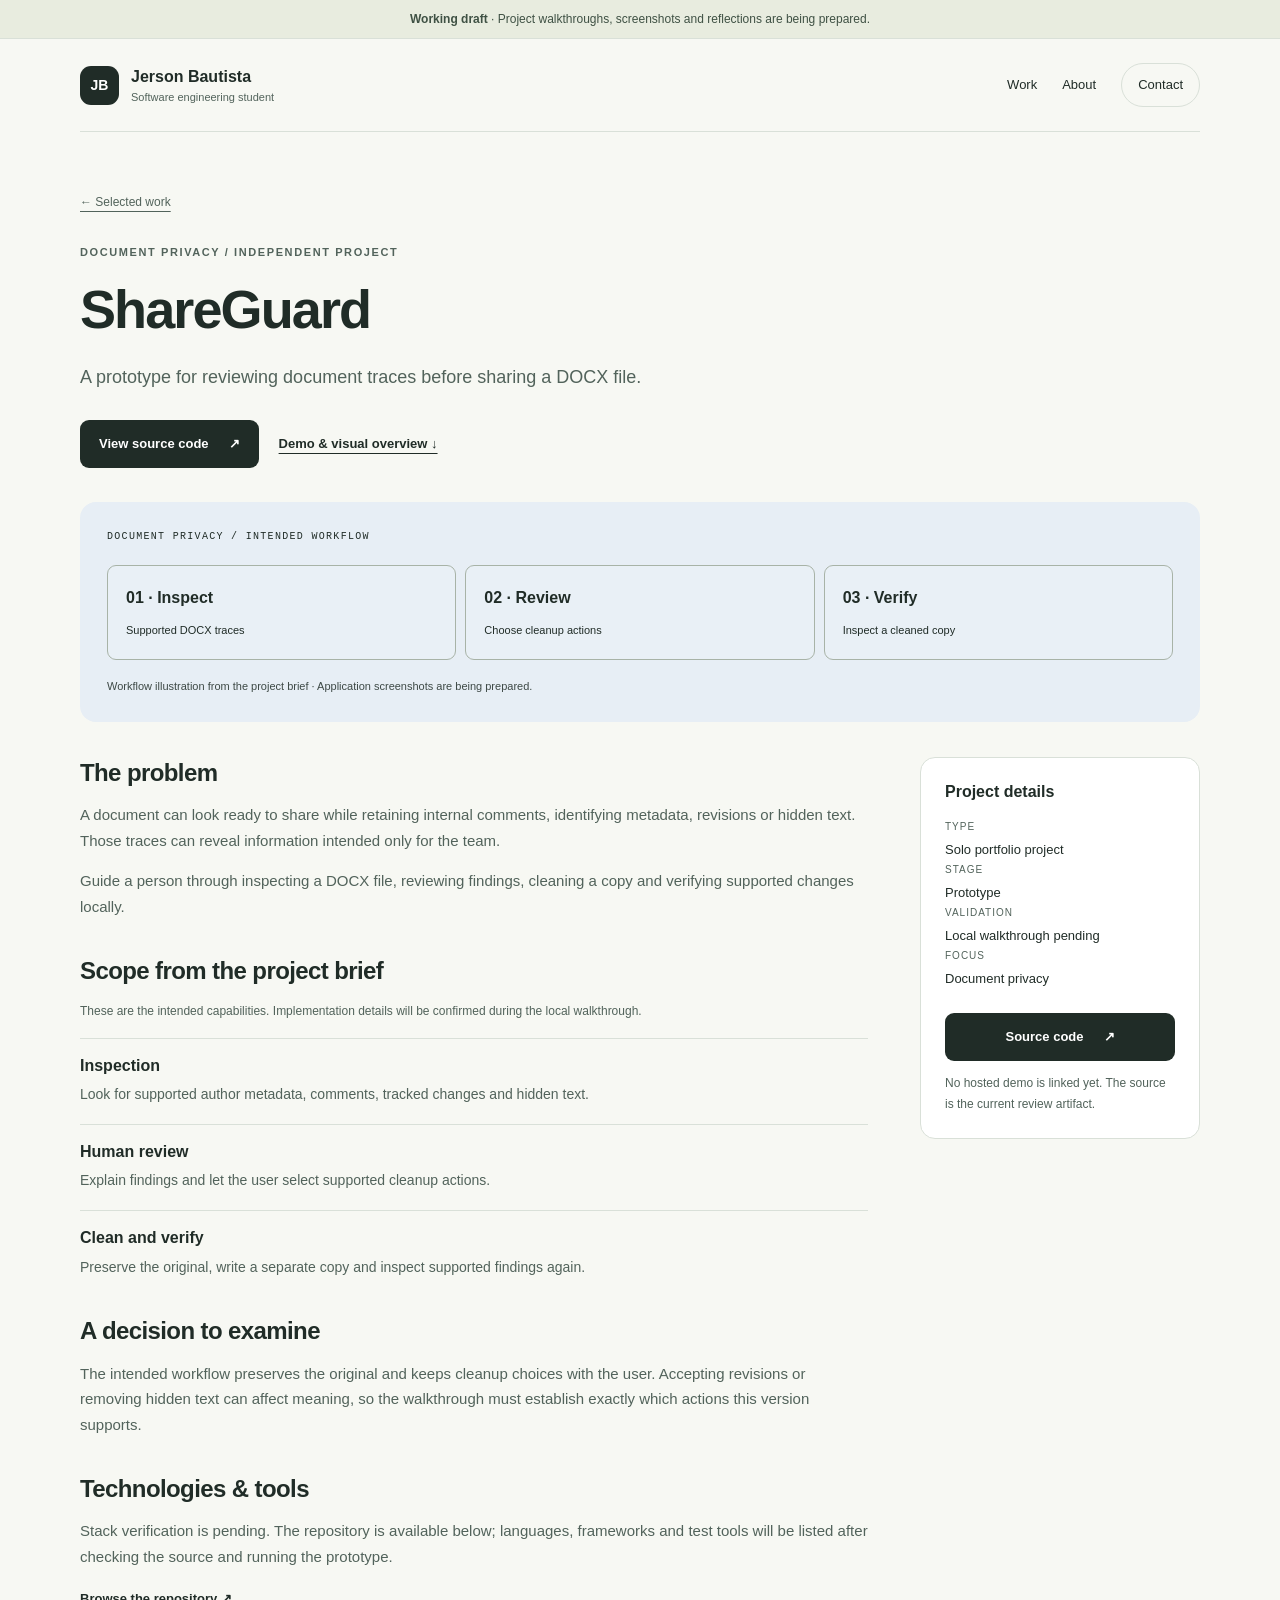
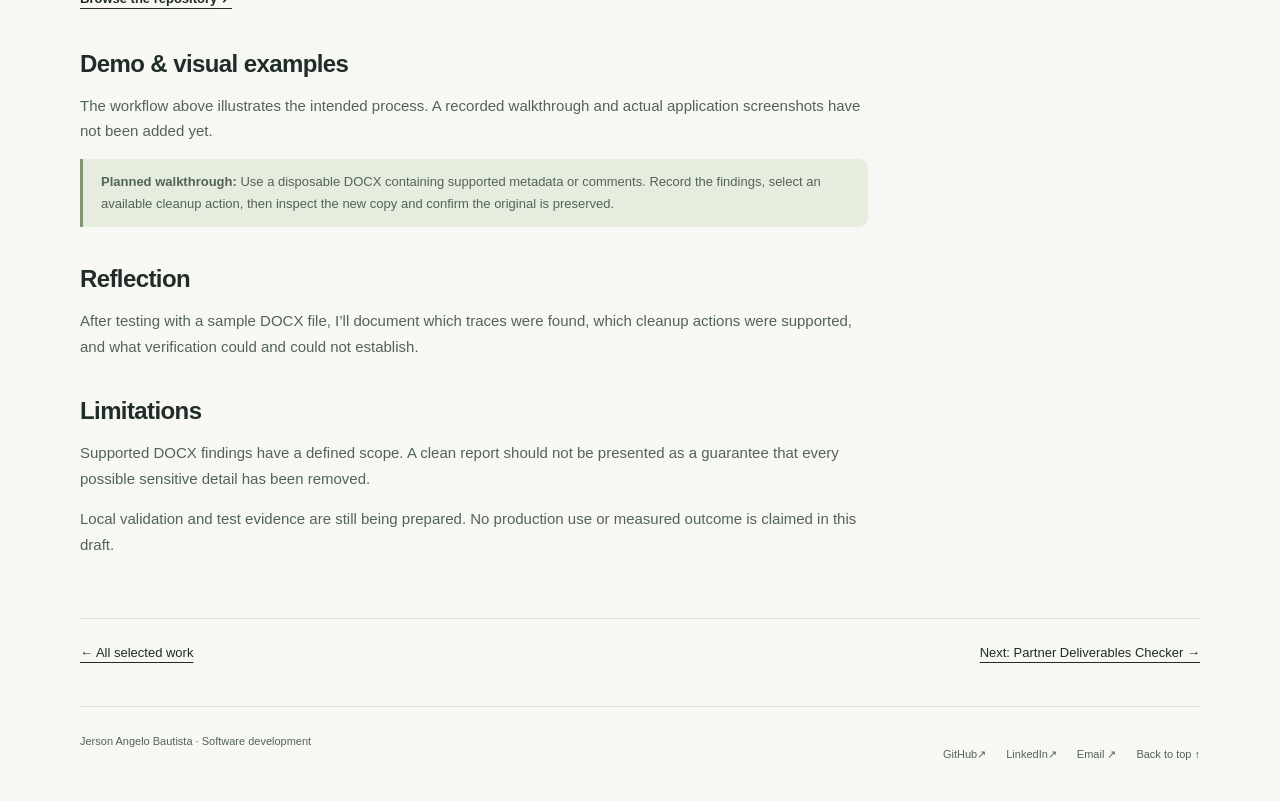
<file: projects/shareguard.html>
<!doctype html>
<html lang="en">
  <head>
    <meta charset="utf-8">
    <meta name="viewport" content="width=device-width,initial-scale=1">
    <meta
      name="description"
      content="A prototype for reviewing document traces before sharing a DOCX file. Review the project scope, limitations and source code."
    >
    <meta name="robots" content="noindex,nofollow">
    <meta name="theme-color" content="#294e3d">
    <title>ShareGuard — Jerson Bautista</title>
    <link rel="stylesheet" href="../assets/styles.css?v=20261030-contact3">
  </head>
  <body>
    <a class="skip" href="#main">Skip to content</a>
    <div class="draft">
      <strong>Working draft</strong> · Project walkthroughs, screenshots and reflections are being prepared.
    </div>
    <div class="wrap">
      <header class="header">
        <a class="brand" href="../index.html">
          <span class="monogram" aria-hidden="true">JB</span>
          <span>Jerson Bautista<small>Software engineering student</small></span>
        </a>
        <button
          class="menu-toggle"
          data-menu-toggle
          type="button"
          aria-controls="primary-nav"
          aria-expanded="false"
          aria-label="Open navigation menu"
        >
          Menu
        </button>
        <nav id="primary-nav" class="nav" aria-label="Main navigation">
          <a href="../index.html" data-nav="home">Work</a>
          <a href="../about.html" data-nav="about">About</a>
          <a href="../contact.html" data-nav="contact" class="nav-cta">Contact</a>
        </nav>
      </header>
      <main id="main" tabindex="-1" class="main-focus">
        <header class="page-heading">
          <a class="back" href="../index.html#work">← Selected work</a>
          <p class="eyebrow">Document privacy / Independent project</p>
          <h1>ShareGuard</h1>
          <p class="intro">A prototype for reviewing document traces before sharing a DOCX file.</p>
          <div class="actions">
            <a
              href="https://github.com/jersonbautistadev/ShareGuard"
              target="_blank"
              rel="noopener noreferrer"
              class="button"
            >
              View source code <span aria-hidden="true">↗</span>
            </a>
            <a class="text-link" href="#project-demo">Demo &amp; visual overview ↓</a>
          </div>
        </header>
        <div class="wide-visual">
          <figure class="visual blue">
            <div class="art-title">Document privacy / Intended workflow</div>
            <div class="workflow">
              <div class="step">
                <b>01 · Inspect</b>
                <span>Supported DOCX traces</span>
              </div>
              <div class="step">
                <b>02 · Review</b>
                <span>Choose cleanup actions</span>
              </div>
              <div class="step">
                <b>03 · Verify</b>
                <span>Inspect a cleaned copy</span>
              </div>
            </div>
            <figcaption>
              Workflow illustration from the project brief · Application screenshots are being prepared.
            </figcaption>
          </figure>
        </div>
        <div class="project-layout">
          <div>
            <section class="prose-section">
              <h2>The problem</h2>
              <p>
                A document can look ready to share while retaining internal comments, identifying
                metadata, revisions or hidden text. Those traces can reveal information intended only
                for the team.
              </p>
              <p>
                Guide a person through inspecting a DOCX file, reviewing findings, cleaning a copy and
                verifying supported changes locally.
              </p>
            </section>
            <section class="prose-section">
              <h2>Scope from the project brief</h2>
              <p class="caption">
                These are the intended capabilities. Implementation details will be confirmed during
                the local walkthrough.
              </p>
              <div class="feature">
                <h3>Inspection</h3>
                <p>Look for supported author metadata, comments, tracked changes and hidden text.</p>
              </div>
              <div class="feature">
                <h3>Human review</h3>
                <p>Explain findings and let the user select supported cleanup actions.</p>
              </div>
              <div class="feature">
                <h3>Clean and verify</h3>
                <p>
                  Preserve the original, write a separate copy and inspect supported findings again.
                </p>
              </div>
            </section>
            <section class="prose-section">
              <h2>A decision to examine</h2>
              <p>
                The intended workflow preserves the original and keeps cleanup choices with the user.
                Accepting revisions or removing hidden text can affect meaning, so the walkthrough
                must establish exactly which actions this version supports.
              </p>
            </section>
            <section class="prose-section">
              <h2>Technologies &amp; tools</h2>
              <p>
                Stack verification is pending. The repository is available below; languages,
                frameworks and test tools will be listed after checking the source and running the
                prototype.
              </p>
              <a
                href="https://github.com/jersonbautistadev/ShareGuard"
                target="_blank"
                rel="noopener noreferrer"
                class="text-link"
              >
                Browse the repository <span aria-hidden="true">↗</span>
              </a>
            </section>
            <section class="prose-section" id="project-demo">
              <h2>Demo &amp; visual examples</h2>
              <p>
                The workflow above illustrates the intended process. A recorded walkthrough and actual
                application screenshots have not been added yet.
              </p>
              <div class="note">
                <p>
                  <strong>Planned walkthrough:</strong> Use a disposable DOCX containing supported metadata or comments. Record the
                  findings, select an available cleanup action, then inspect the new copy and confirm
                  the original is preserved.
                </p>
              </div>
            </section>
            <section class="prose-section">
              <h2>Reflection</h2>
              <p>
                After testing with a sample DOCX file, I’ll document which traces were found, which
                cleanup actions were supported, and what verification could and could not establish.
              </p>
            </section>
            <section class="prose-section">
              <h2>Limitations</h2>
              <p>
                Supported DOCX findings have a defined scope. A clean report should not be presented
                as a guarantee that every possible sensitive detail has been removed.
              </p>
              <p>
                Local validation and test evidence are still being prepared. No production use or
                measured outcome is claimed in this draft.
              </p>
            </section>
          </div>
          <aside class="project-sidebar panel" aria-label="Project details">
            <h2>Project details</h2>
            <dl>
              <div>
                <dt>Type</dt>
                <dd>Solo portfolio project</dd>
              </div>
              <div>
                <dt>Stage</dt>
                <dd>Prototype</dd>
              </div>
              <div>
                <dt>Validation</dt>
                <dd>Local walkthrough pending</dd>
              </div>
              <div>
                <dt>Focus</dt>
                <dd>Document privacy</dd>
              </div>
            </dl>
            <a
              href="https://github.com/jersonbautistadev/ShareGuard"
              target="_blank"
              rel="noopener noreferrer"
              class="button"
            >
              Source code <span aria-hidden="true">↗</span>
            </a>
            <p>No hosted demo is linked yet. The source is the current review artifact.</p>
          </aside>
        </div>
        <div class="project-end">
          <a href="../index.html#work">← All selected work</a>
          <a href="../projects/partner-deliverables-checker.html">Next: Partner Deliverables Checker →</a>
        </div>
      </main>
      <footer class="footer">
        <span>Jerson Angelo Bautista · Software development</span>
        <div class="footer-links">
          <a
            href="https://github.com/jersonbautistadev"
            target="_blank"
            rel="noopener noreferrer"
            class=""
          >
            GitHub <span aria-hidden="true">↗</span>
          </a>
          <a
            href="https://www.linkedin.com/in/jerson-bautista-239992368/"
            target="_blank"
            rel="noopener noreferrer"
            class=""
          >
            LinkedIn <span aria-hidden="true">↗</span>
          </a>
          <a href="../contact.html#email-options">Email ↗</a>
          <a href="#main">Back to top ↑</a>
        </div>
      </footer>
    </div>
    <script src="../assets/site.js?v=20261030-contact3" defer></script>
  </body>
</html>
</file>
<file: assets/styles.css>
/* Design tokens */
:root {
  --bg: #f7f8f3;
  --paper: #fff;
  --ink: #202c27;
  --muted: #52635b;
  --line: #d9e0d8;
  --green: #294e3d;
  --soft: #e6eddf;
  --violet: #eeeaf6;
  --blue: #e7eef5;
  --radius: 20px;
}

/* Base styles and accessibility */
* {
  box-sizing: border-box;
}

html {
  scroll-behavior: smooth;
  scroll-padding-top: 24px;
}

body {
  margin: 0;
  background: var(--bg);
  color: var(--ink);
  font: 16px/1.7 -apple-system, BlinkMacSystemFont, "Segoe UI", sans-serif;
}

a {
  color: inherit;
  text-underline-offset: 5px;
}

button {
  font: inherit;
}

a, button {
  touch-action: manipulation;
}

a:focus-visible, button:focus-visible, summary:focus-visible {
  outline: 3px solid #99602e;
  outline-offset: 5px;
}

a:hover {
  text-decoration-thickness: 2px;
}

[hidden] {
  display: none !important;
}

.wrap {
  width: min(1120px, calc(100% - 56px));
  margin: auto;
}

.skip {
  position: absolute;
  top: -100px;
  left: 12px;
  z-index: 5;
  padding: 10px;
  background: white;
}

.skip:focus {
  top: 10px;
}

.draft {
  background: #e8ecdf;
  border-bottom: 1px solid var(--line);
  padding: 9px 20px;
  text-align: center;
  font-size: 12px;
  color: #3f5144;
}

/* Header and navigation */
.header {
  display: flex;
  justify-content: space-between;
  align-items: center;
  gap: 24px;
  padding: 24px 0;
  border-bottom: 1px solid var(--line);
}

.brand {
  display: flex;
  align-items: center;
  gap: 12px;
  text-decoration: none;
  font-weight: 750;
  font-size: 16px;
  line-height: 1.2;
}

.brand small {
  font-size: 11px;
  font-weight: 500;
  color: var(--muted);
  display: block;
  margin-top: 5px;
}

.monogram {
  background: var(--ink);
  color: #fff;
  display: grid;
  place-items: center;
  width: 39px;
  height: 39px;
  border-radius: 11px;
  font-size: 14px;
}

.nav {
  display: flex;
  gap: 25px;
  align-items: center;
  font-size: 13px;
}

.nav a {
  text-decoration: none;
  padding: 7px 0;
}

.nav a:hover, .nav a[aria-current=page] {
  text-decoration: underline;
}

.nav .nav-cta {
  padding: 8px 16px;
  border: 1px solid var(--line);
  border-radius: 30px;
}

.eyebrow {
  font-size: 11px;
  font-weight: 750;
  text-transform: uppercase;
  letter-spacing: 1.6px;
  color: var(--muted);
  margin: 0 0 16px;
}

/* Homepage introduction */
.hero {
  display: grid;
  grid-template-columns: 1.4fr .8fr;
  gap: 68px;
  padding: 74px 0 65px;
  align-items: center;
}

.focus-badge, .badge {
  display: inline-flex;
  align-items: center;
  border: 1px solid #c9d8c1;
  padding: 5px 12px;
  border-radius: 30px;
  font-size: 11px;
  background: #edf3e8;
}

.focus-badge {
  margin-bottom: 25px;
}

.badge {
  margin: 0 0 20px;
}

.hero h1 {
  font-size: clamp(42px, 4.9vw, 64px);
  line-height: 1.08;
  letter-spacing: -2.8px;
  margin: 0 0 24px;
}

.hero h1 em {
  font-style: normal;
  color: #52704b;
}

.intro {
  color: var(--muted);
  font-size: 17px;
  max-width: 600px;
  margin: 0 0 27px;
}

.actions {
  display: flex;
  gap: 20px;
  align-items: center;
  flex-wrap: wrap;
}

.button {
  display: inline-flex;
  align-items: center;
  justify-content: center;
  gap: 20px;
  background: var(--ink);
  color: #fff;
  text-decoration: none;
  border-radius: 9px;
  padding: 12px 18px;
  font-size: 13px;
  font-weight: 650;
}

.button:hover {
  background: var(--green);
}

.button.secondary {
  background: transparent;
  color: var(--ink);
  border: 1px solid var(--line);
}

.text-link {
  font-size: 13px;
  font-weight: 650;
}

.hero-aside {
  background: var(--soft);
  padding: 29px;
  border-radius: var(--radius);
  border: 1px solid #d8e1cf;
}

.aside-label {
  display: flex;
  justify-content: space-between;
  gap: 10px;
  font: 11px ui-monospace, SFMono-Regular, monospace;
  letter-spacing: 1px;
  color: #50644b;
}

.hero-aside h2 {
  font-size: 26px;
  line-height: 1.25;
  margin: 33px 0 24px;
  letter-spacing: -.7px;
}

.focus-row {
  display: flex;
  gap: 14px;
  padding: 13px 0;
  border-top: 1px solid #cbd6c3;
  font-size: 13px;
}

.focus-row span:first-child {
  font: 11px ui-monospace, monospace;
  color: #5b7350;
  padding-top: 5px;
}

.section {
  margin-bottom: 65px;
}

.section-top {
  display: flex;
  justify-content: space-between;
  align-items: end;
  gap: 24px;
  margin-bottom: 24px;
}

.section-top h2, .page-heading h1 {
  margin: 0;
  line-height: 1.2;
  letter-spacing: -1px;
}

.section-top h2 {
  font-size: 32px;
}

.section-top p {
  margin-bottom: 9px;
}

.section-top .small {
  margin: 0;
  max-width: 285px;
  font-size: 12px;
}

/* Selected projects and workflow illustrations */
.project-grid {
  display: grid;
  grid-template-columns: 1fr 1fr;
  gap: 22px;
}

.project {
  background: var(--paper);
  border: 1px solid var(--line);
  border-radius: var(--radius);
  overflow: hidden;
  display: flex;
  flex-direction: column;
}

.project.featured {
  grid-column: 1/-1;
  display: grid;
  grid-template-columns: 1.08fr 1fr;
}

.project-body {
  padding: 29px;
  display: flex;
  flex-direction: column;
  align-items: start;
}

.project-meta {
  font: 10px/1.6 ui-monospace, SFMono-Regular, monospace;
  letter-spacing: 1px;
  color: var(--muted);
  text-transform: uppercase;
}

.project h3 {
  font-size: 27px;
  line-height: 1.2;
  letter-spacing: -.8px;
  margin: 15px 0 12px;
}

.project.featured h3 {
  font-size: 34px;
}

.project p {
  font-size: 14px;
  color: var(--muted);
  margin: 0 0 20px;
}

.tags {
  display: flex;
  gap: 6px;
  flex-wrap: wrap;
  margin-bottom: 25px;
}

.tags span {
  font-size: 11px;
  background: #f3f5f0;
  border: 1px solid #e4e8e0;
  padding: 3px 9px;
  border-radius: 5px;
}

.card-actions {
  display: flex;
  gap: 22px;
  flex-wrap: wrap;
  margin-top: auto;
  font-size: 13px;
}

.card-actions a:first-child {
  font-weight: 700;
}

.card-actions a:last-child {
  color: var(--muted);
}

.visual {
  margin: 0;
  padding: 27px;
  background: var(--violet);
  display: flex;
  flex-direction: column;
  justify-content: center;
  min-height: 155px;
}

.visual.green {
  background: var(--green);
  color: #f2f5ee;
}

.visual.blue {
  background: var(--blue);
}

.visual .art-title {
  font: 10px/1.6 ui-monospace, monospace;
  letter-spacing: 1.3px;
  text-transform: uppercase;
  margin-bottom: 20px;
}

.workflow {
  display: grid;
  gap: 9px;
}

.step {
  border: 1px solid #a8b3a7;
  border-radius: 9px;
  padding: 12px 14px;
  display: flex;
  align-items: center;
  justify-content: space-between;
  gap: 15px;
  font-size: 12px;
  background: #ffffff16;
}

.step b {
  font-weight: 600;
}

.step span {
  font-size: 11px;
}

.green .step {
  border-color: #76917c;
}

.visual figcaption {
  font-size: 10px;
  line-height: 1.6;
  opacity: .85;
  margin-top: 18px;
}

.compact-flow {
  display: flex;
  gap: 12px;
  align-items: center;
  flex-wrap: wrap;
  font-size: 14px;
  font-weight: 600;
}

.compact-flow i {
  font-style: normal;
  font-weight: 400;
  opacity: .6;
}

.thesis-link {
  border-top: 1px solid var(--line);
  margin-top: 27px;
  padding-top: 22px;
  display: flex;
  gap: 25px;
  align-items: center;
  justify-content: space-between;
}

.thesis-link p {
  font-size: 13px;
  color: var(--muted);
  margin: 0;
}

.thesis-link a {
  font-size: 13px;
  white-space: nowrap;
}

.contact-strip {
  border-radius: var(--radius);
  background: var(--ink);
  color: #eef2e9;
  padding: 34px 38px;
  display: flex;
  gap: 28px;
  align-items: center;
  justify-content: space-between;
}

.contact-strip h2 {
  font-size: 27px;
  line-height: 1.2;
  letter-spacing: -.7px;
  margin: 0 0 10px;
}

.contact-strip p {
  font-size: 14px;
  color: #c8d4c3;
  margin: 0;
}

.contact-strip a {
  font-size: 13px;
  font-weight: 650;
}

.footer {
  display: flex;
  justify-content: space-between;
  flex-wrap: wrap;
  gap: 20px;
  font-size: 11px;
  color: var(--muted);
  padding: 25px 0;
  border-top: 1px solid var(--line);
  margin-top: 42px;
}

.footer-links {
  display: flex;
  gap: 20px;
  flex-wrap: wrap;
}

.footer a {
  text-decoration: none;
}

/* Project pages and content layouts */
.page-heading {
  padding: 55px 0 34px;
  max-width: 850px;
}

.page-heading h1 {
  font-size: clamp(36px, 4.5vw, 54px);
  letter-spacing: -1.9px;
  margin: 14px 0 20px;
}

.page-heading .intro {
  font-size: 18px;
}

.back {
  font-size: 12px;
  color: var(--muted);
  display: inline-block;
  margin-bottom: 30px;
}

.project-layout {
  display: grid;
  grid-template-columns: minmax(0, 1fr) 280px;
  gap: 52px;
  align-items: start;
  margin-top: 35px;
}

.prose-section {
  margin-bottom: 36px;
}

.prose-section h2 {
  font-size: 24px;
  letter-spacing: -.6px;
  line-height: 1.3;
  margin: 0 0 14px;
}

.prose-section p {
  color: var(--muted);
  font-size: 15px;
  margin: 0 0 15px;
}

.prose-section h3 {
  font-size: 16px;
  line-height: 1.4;
  margin: 0 0 6px;
}

.feature {
  border-top: 1px solid var(--line);
  padding-top: 16px;
  margin-top: 17px;
}

.feature p {
  font-size: 14px;
  margin: 0;
}

.caption {
  font-size: 12px !important;
  color: var(--muted);
}

.panel {
  background: var(--paper);
  border: 1px solid var(--line);
  border-radius: 15px;
  padding: 24px;
}

.panel h2 {
  font-size: 16px;
  line-height: 1.3;
  margin: 0 0 15px;
}

.panel dl {
  margin: 0;
}

.panel dt {
  font-size: 10px;
  letter-spacing: 1px;
  text-transform: uppercase;
  color: var(--muted);
  margin-top: 18px;
}

.panel dt:first-child {
  margin-top: 0;
}

.panel dd {
  font-size: 13px;
  margin: 4px 0 0;
  overflow-wrap: anywhere;
}

.panel .button {
  margin-top: 23px;
  width: 100%;
}

.panel p {
  font-size: 12px;
  color: var(--muted);
}

.panel p:last-child {
  margin-bottom: 0;
}

.note {
  border-left: 3px solid #7f9870;
  padding: 12px 18px;
  background: var(--soft);
  border-radius: 0 9px 9px 0;
}

.note p {
  font-size: 13px;
  margin: 0;
}

.wide-visual .workflow {
  grid-template-columns: repeat(3, minmax(0, 1fr));
}

.wide-visual .step {
  display: block;
  padding: 18px;
}

.wide-visual .step b {
  display: block;
  font-size: 16px;
  margin-bottom: 9px;
}

.wide-visual .visual {
  border-radius: 16px;
}

.wide-visual .visual figcaption {
  font-size: 11px;
}

.reading-width {
  max-width: 760px;
}

.about-grid {
  display: grid;
  grid-template-columns: minmax(0, 1fr) 300px;
  gap: 65px;
  align-items: start;
}

.skill-list {
  list-style: none;
  padding: 0;
  margin: 0;
}

.skill-list li {
  border-top: 1px solid var(--line);
  padding: 13px 0;
  font-size: 14px;
}

.skill-list strong {
  display: block;
}

.skill-list span {
  font-size: 12px;
  color: var(--muted);
}

.research-card {
  background: var(--soft);
  padding: 25px;
  border-radius: 15px;
  margin-top: 28px;
}

.research-card h3 {
  margin: 8px 0;
  font-size: 22px;
  letter-spacing: -.5px;
}

.research-card p {
  font-size: 14px;
  color: var(--muted);
  margin: 0 0 14px;
}

.research-card a {
  font-size: 13px;
  font-weight: 650;
}

/* Contact page */
.contact-grid {
  display: grid;
  grid-template-columns: 1.1fr .9fr;
  gap: 60px;
  margin-bottom: 75px;
}

.contact-list {
  margin: 0;
}

.contact-list div {
  border-bottom: 1px solid var(--line);
  padding: 20px 0;
}

.contact-list div:first-child {
  padding-top: 0;
}

.contact-list dt {
  font-size: 11px;
  color: var(--muted);
  letter-spacing: 1px;
  text-transform: uppercase;
  margin-bottom: 6px;
}

.contact-list dd {
  margin: 0;
  font-size: 16px;
  overflow-wrap: anywhere;
}

.contact-aside {
  background: var(--soft);
  border: 1px solid #d8e1cf;
  border-radius: 16px;
  padding: 30px;
}

.contact-aside h2 {
  font-size: 24px;
  line-height: 1.3;
  letter-spacing: -.5px;
  margin: 0 0 15px;
}

.contact-aside p {
  font-size: 14px;
  color: var(--muted);
  margin: 0 0 19px;
}

.project-end {
  border-top: 1px solid var(--line);
  padding-top: 23px;
  display: flex;
  gap: 25px;
  justify-content: space-between;
  flex-wrap: wrap;
  font-size: 13px;
  margin-top: 25px;
}

.nojs {
  padding: 12px;
  border: 1px solid var(--line);
  font-size: 13px;
}

.main-focus:focus {
  outline: none;
}

.small {
  font-size: 13px;
  color: var(--muted);
}

/* Responsive layouts */
@media (max-width: 850px) {
  .hero {
    grid-template-columns: 1fr;
    gap: 30px;
    padding: 50px 0;
  }

  .hero-aside {
    display: none;
  }

  .project-layout {
    gap: 28px;
    grid-template-columns: minmax(0, 1fr) 240px;
  }

  .about-grid {
    gap: 30px;
    grid-template-columns: minmax(0, 1fr) 260px;
  }

  .contact-grid {
    gap: 30px;
  }

  .section-top {
    align-items: start;
  }

  .project.featured {
    grid-template-columns: 1fr;
  }

  .project.featured .visual {
    grid-row: 2;
  }

  .project.featured .workflow {
    grid-template-columns: repeat(3, minmax(0, 1fr));
  }

  .project.featured .step {
    display: block;
  }

  .project.featured .step b {
    display: block;
    margin-bottom: 7px;
  }

  .wide-visual .step {
    padding: 13px;
  }
}

@media (max-width: 620px) {
  .wrap {
    width: calc(100% - 36px);
  }

  .header {
    padding: 18px 0;
    gap: 16px;
  }

  .brand {
    font-size: 13px;
    gap: 9px;
  }

  .brand small {
    font-size: 9px;
  }

  .monogram {
    width: 32px;
    height: 32px;
    border-radius: 9px;
    font-size: 12px;
  }

  .nav {
    gap: 14px;
    font-size: 12px;
  }

  .nav .nav-cta {
    padding: 7px 0;
    border: none;
  }

  .draft {
    font-size: 10px;
    padding: 8px 18px;
  }

  .hero {
    padding: 37px 0 42px;
  }

  .hero h1 {
    font-size: 42px;
    letter-spacing: -1.8px;
  }

  .intro {
    font-size: 15px;
  }

  .focus-badge {
    font-size: 10px;
    margin-bottom: 20px;
  }

  .section {
    margin-bottom: 46px;
  }

  .section-top {
    display: block;
  }

  .section-top h2 {
    font-size: 28px;
  }

  .section-top .small {
    margin-top: 12px;
    max-width: none;
  }

  .project-grid {
    grid-template-columns: 1fr;
  }

  .project.featured {
    grid-column: auto;
  }

  .project-body {
    padding: 24px;
  }

  .project.featured h3 {
    font-size: 30px;
  }

  .visual {
    padding: 23px;
  }

  .project.featured .workflow {
    grid-template-columns: 1fr;
  }

  .project.featured .step {
    display: flex;
  }

  .project.featured .step b {
    display: inline;
    margin: 0;
  }

  .thesis-link {
    display: block;
  }

  .thesis-link p {
    margin-bottom: 12px;
  }

  .contact-strip {
    padding: 27px;
    display: block;
  }

  .contact-strip p {
    margin-bottom: 20px;
  }

  .contact-strip h2 {
    font-size: 25px;
  }

  .page-heading {
    padding: 34px 0 25px;
  }

  .page-heading h1 {
    font-size: 37px;
    letter-spacing: -1.4px;
    overflow-wrap: break-word;
  }

  .page-heading .intro {
    font-size: 16px;
  }

  .back {
    margin-bottom: 24px;
  }

  .project-layout, .about-grid, .contact-grid {
    grid-template-columns: 1fr;
    gap: 20px;
  }

  .project-layout {
    margin-top: 26px;
  }

  .project-sidebar {
    grid-row: 1;
    margin-bottom: 15px;
  }

  .panel dl {
    display: grid;
    grid-template-columns: 1fr 1fr;
    gap: 16px;
  }

  .panel dl>div {
    min-width: 0;
  }

  .panel dt {
    margin-top: 0;
  }

  .wide-visual .workflow {
    grid-template-columns: 1fr;
  }

  .wide-visual .step {
    display: flex;
    align-items: center;
    gap: 12px;
  }

  .wide-visual .step b {
    font-size: 14px;
    margin: 0;
  }

  .prose-section {
    margin-bottom: 29px;
  }

  .prose-section h2 {
    font-size: 22px;
  }

  .contact-grid {
    margin-bottom: 40px;
  }

  .contact-aside {
    margin-top: 15px;
    padding: 25px;
  }

  .contact-list dd {
    font-size: 15px;
  }

  .footer {
    font-size: 10px;
    gap: 15px;
  }

  .footer-links {
    gap: 17px;
  }

  .page-heading .actions {
    gap: 16px;
  }

  .project-end {
    font-size: 12px;
  }

  .reading-width {
    max-width: 100%;
  }
}

@media (max-width: 360px) {
  .brand small {
    display: none;
  }

  .nav {
    gap: 10px;
  }

  .hero h1 {
    font-size: 37px;
  }

  .wrap {
    width: calc(100% - 28px);
  }
}

@media (prefers-reduced-motion: reduce) {
  html {
    scroll-behavior: auto;
  }
}

/* Contact choices, motion and touch navigation. */
.header {
  position: relative;
}

.menu-toggle {
  display: none;
  border: 1px solid var(--line);
  border-radius: 9px;
  background: var(--paper);
  color: var(--ink);
  padding: 9px 14px;
  min-height: 44px;
  font-size: 13px;
  font-weight: 650;
  cursor: pointer;
}

.nav a {
  min-height: 44px;
  display: inline-flex;
  align-items: center;
}

.button {
  border: 1px solid transparent;
  min-height: 44px;
  cursor: pointer;
}

.button.secondary {
  background: var(--paper);
}

.contact-aside .contact-actions {
  display: flex;
  gap: 10px;
  flex-wrap: wrap;
}

.contact-aside .contact-actions .button {
  gap: 10px;
  font-size: 12px;
}

.contact-aside .contact-help {
  font-size: 12px;
  line-height: 1.65;
  margin-top: 17px;
}

.contact-list .email-address {
  user-select: all;
  overflow-wrap: anywhere;
}

.project, .project-body, .hero>div, .contact-grid>*, .about-grid>*, .project-layout>* {
  min-width: 0;
}

.brand {
  flex-shrink: 0;
}

.footer-links a {
  display: inline-flex;
  align-items: center;
  min-height: 44px;
}

.project:focus-within {
  border-color: #71876b;
  box-shadow: 0 8px 24px #203a2610;
}

@media (prefers-reduced-motion: no-preference) {
  .button, .menu-toggle, .project {
    transition: transform 180ms ease, box-shadow 180ms ease, border-color 180ms ease, background-color 180ms ease;
  }

  .button span[aria-hidden], .card-actions span[aria-hidden] {
    display: inline-block;
    transition: transform 180ms ease;
  }

  .button:active, .menu-toggle:active {
    transform: translateY(1px);
  }
}

@media (hover: hover) and (pointer: fine) and (prefers-reduced-motion: no-preference) {
  .project:hover {
    transform: translateY(-4px);
    box-shadow: 0 14px 32px #203a2612;
    border-color: #a9b99f;
  }

  .button:hover span[aria-hidden], .card-actions a:hover span[aria-hidden] {
    transform: translateX(3px);
  }

  .menu-toggle:hover {
    background: var(--soft);
  }
}

@media (max-width: 850px) {
  .contact-grid {
    grid-template-columns: 1fr 1fr;
    gap: 28px;
  }
}

@media (max-width: 620px) {
  .header {
    flex-wrap: wrap;
    align-items: center;
    gap: 10px;
  }

  .brand {
    min-height: 44px;
  }

  .nav {
    flex-basis: 100%;
    justify-content: space-between;
    gap: 12px;
  }

  .nav a {
    justify-content: center;
    padding: 9px 12px;
  }

  .nav .nav-cta {
    padding: 9px 12px;
  }

  html.has-js .menu-toggle {
    display: inline-flex;
    align-items: center;
    justify-content: center;
    margin-left: auto;
  }

  html.has-js .nav {
    display: none;
  }

  html.has-js .header[data-menu-open=true] .nav {
    display: flex;
    position: absolute;
    z-index: 10;
    top: calc(100% - 4px);
    left: 0;
    right: 0;
    flex-direction: column;
    align-items: stretch;
    gap: 4px;
    padding: 10px;
    background: var(--paper);
    border: 1px solid var(--line);
    border-radius: 14px;
    box-shadow: 0 12px 30px #203a261a;
  }

  html.has-js .header[data-menu-open=true] .nav a {
    justify-content: flex-start;
    border-radius: 8px;
  }

  html.has-js .nav a[aria-current=page] {
    background: var(--soft);
  }

  .contact-grid {
    grid-template-columns: 1fr;
    gap: 20px;
  }

  .contact-aside .contact-actions .button {
    flex: 1 1 150px;
  }

  .contact-list dd {
    font-size: 16px;
  }

  .project-end a {
    min-height: 44px;
    display: inline-flex;
    align-items: center;
  }

  .footer {
    align-items: center;
  }

  .footer-links {
    gap: 14px;
  }
}

@media (max-width: 360px) {
  .brand {
    flex-shrink: 1;
  }

  .hero h1 {
    font-size: 37px;
  }

  .contact-aside {
    padding: 22px;
  }

  .contact-aside .contact-actions .button {
    flex-basis: 100%;
  }
}

@media (prefers-reduced-motion: reduce) {
  html {
    scroll-behavior: auto;
  }

  *, *::before, *::after {
    animation: none !important;
    transition: none !important;
  }

  .project:hover, .button:active, .menu-toggle:active {
    transform: none;
  }
}

/* Page entrances work independently of the optional interaction script. */
.contact-aside .contact-actions .button {
  flex: 1 1 100%;
  width: 100%;
}

@keyframes portfolio-enter {
  from {
    opacity: 0;
    transform: translateY(24px);
  }

  to {
    opacity: 1;
    transform: translateY(0);
  }
}

@media (prefers-reduced-motion: no-preference) {
  .hero .focus-badge, .hero .eyebrow, .hero h1, .hero .intro, .hero .actions, .hero-aside, .page-heading > * {
    animation: portfolio-enter 780ms cubic-bezier(.2, .65, .3, 1) both;
  }

  .hero .focus-badge {
    animation-delay: 40ms;
  }

  .hero .eyebrow {
    animation-delay: 120ms;
  }

  .hero h1 {
    animation-delay: 200ms;
  }

  .hero .intro {
    animation-delay: 300ms;
  }

  .hero .actions {
    animation-delay: 400ms;
  }

  .hero-aside {
    animation-delay: 260ms;
  }

  .page-heading > :nth-child(2) {
    animation-delay: 100ms;
  }

  .page-heading > :nth-child(3) {
    animation-delay: 200ms;
  }

  .page-heading > :nth-child(n + 4) {
    animation-delay: 300ms;
  }
}
</file>
